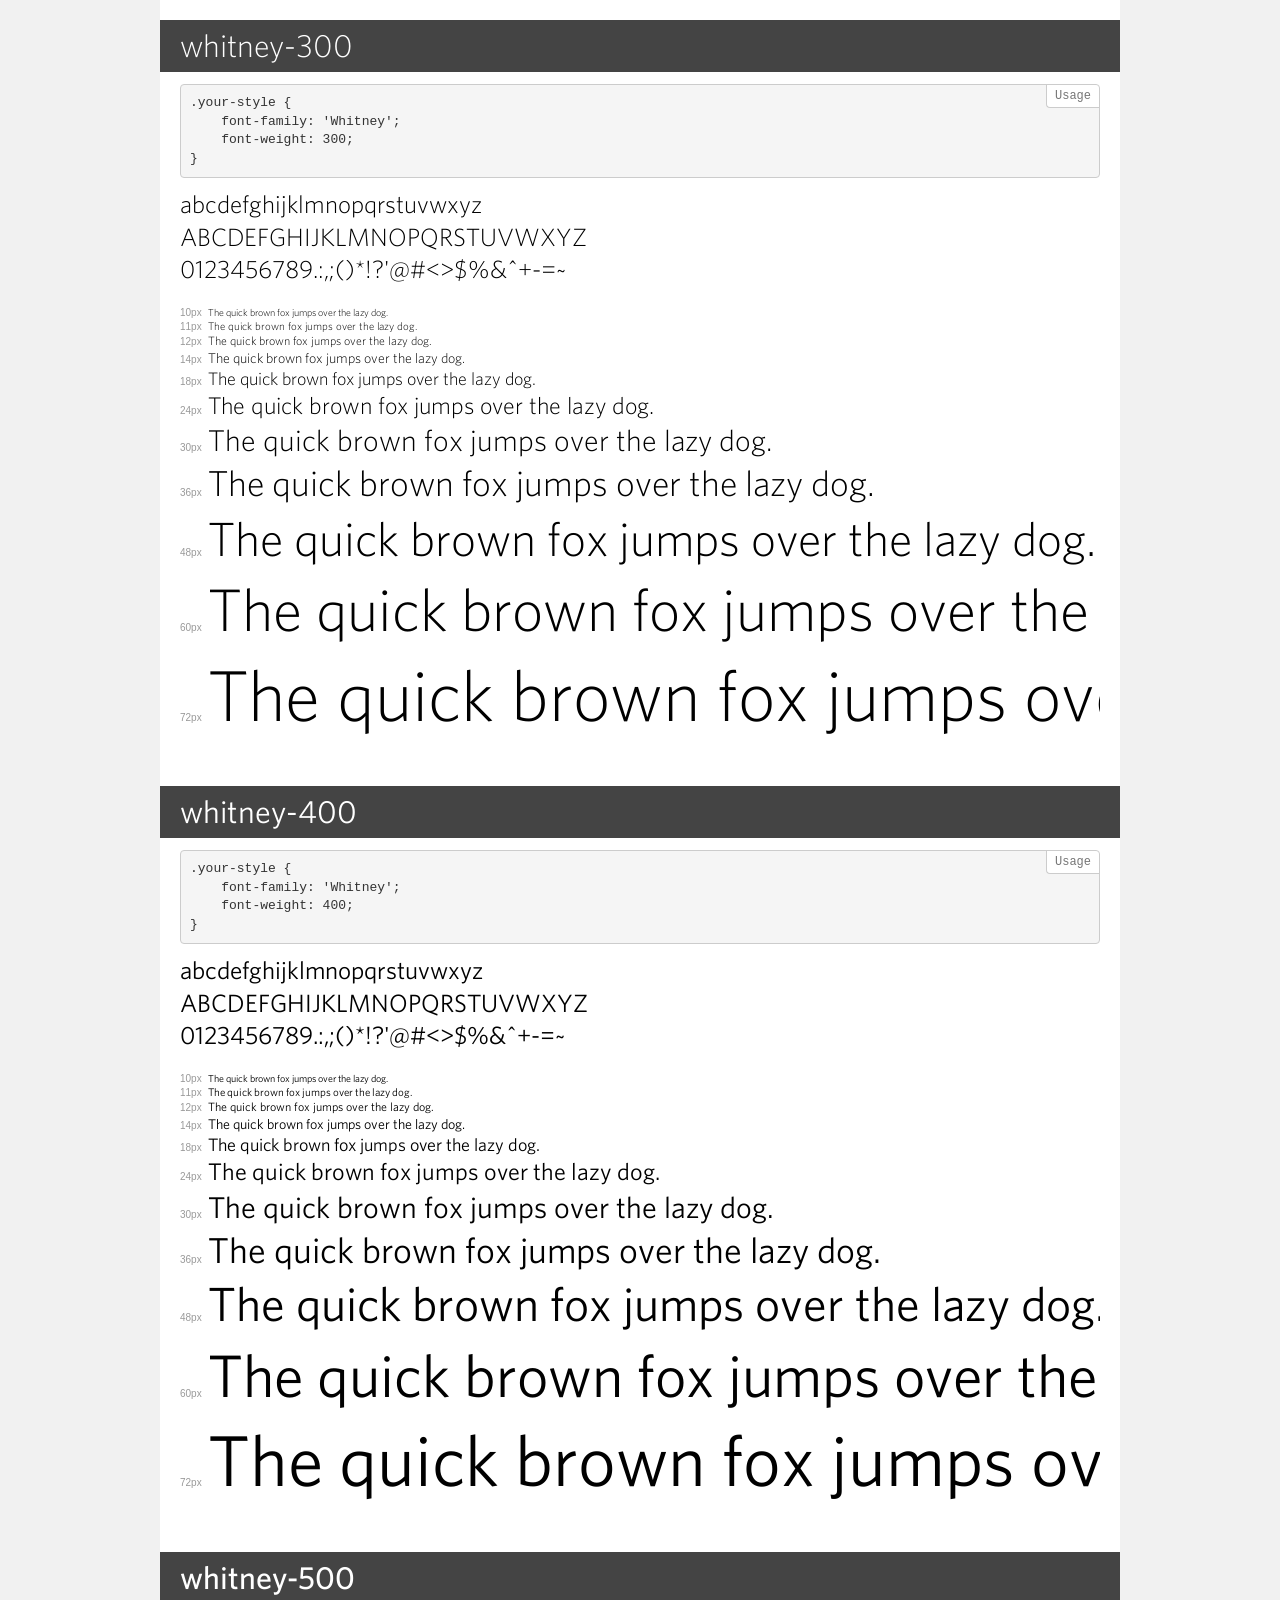
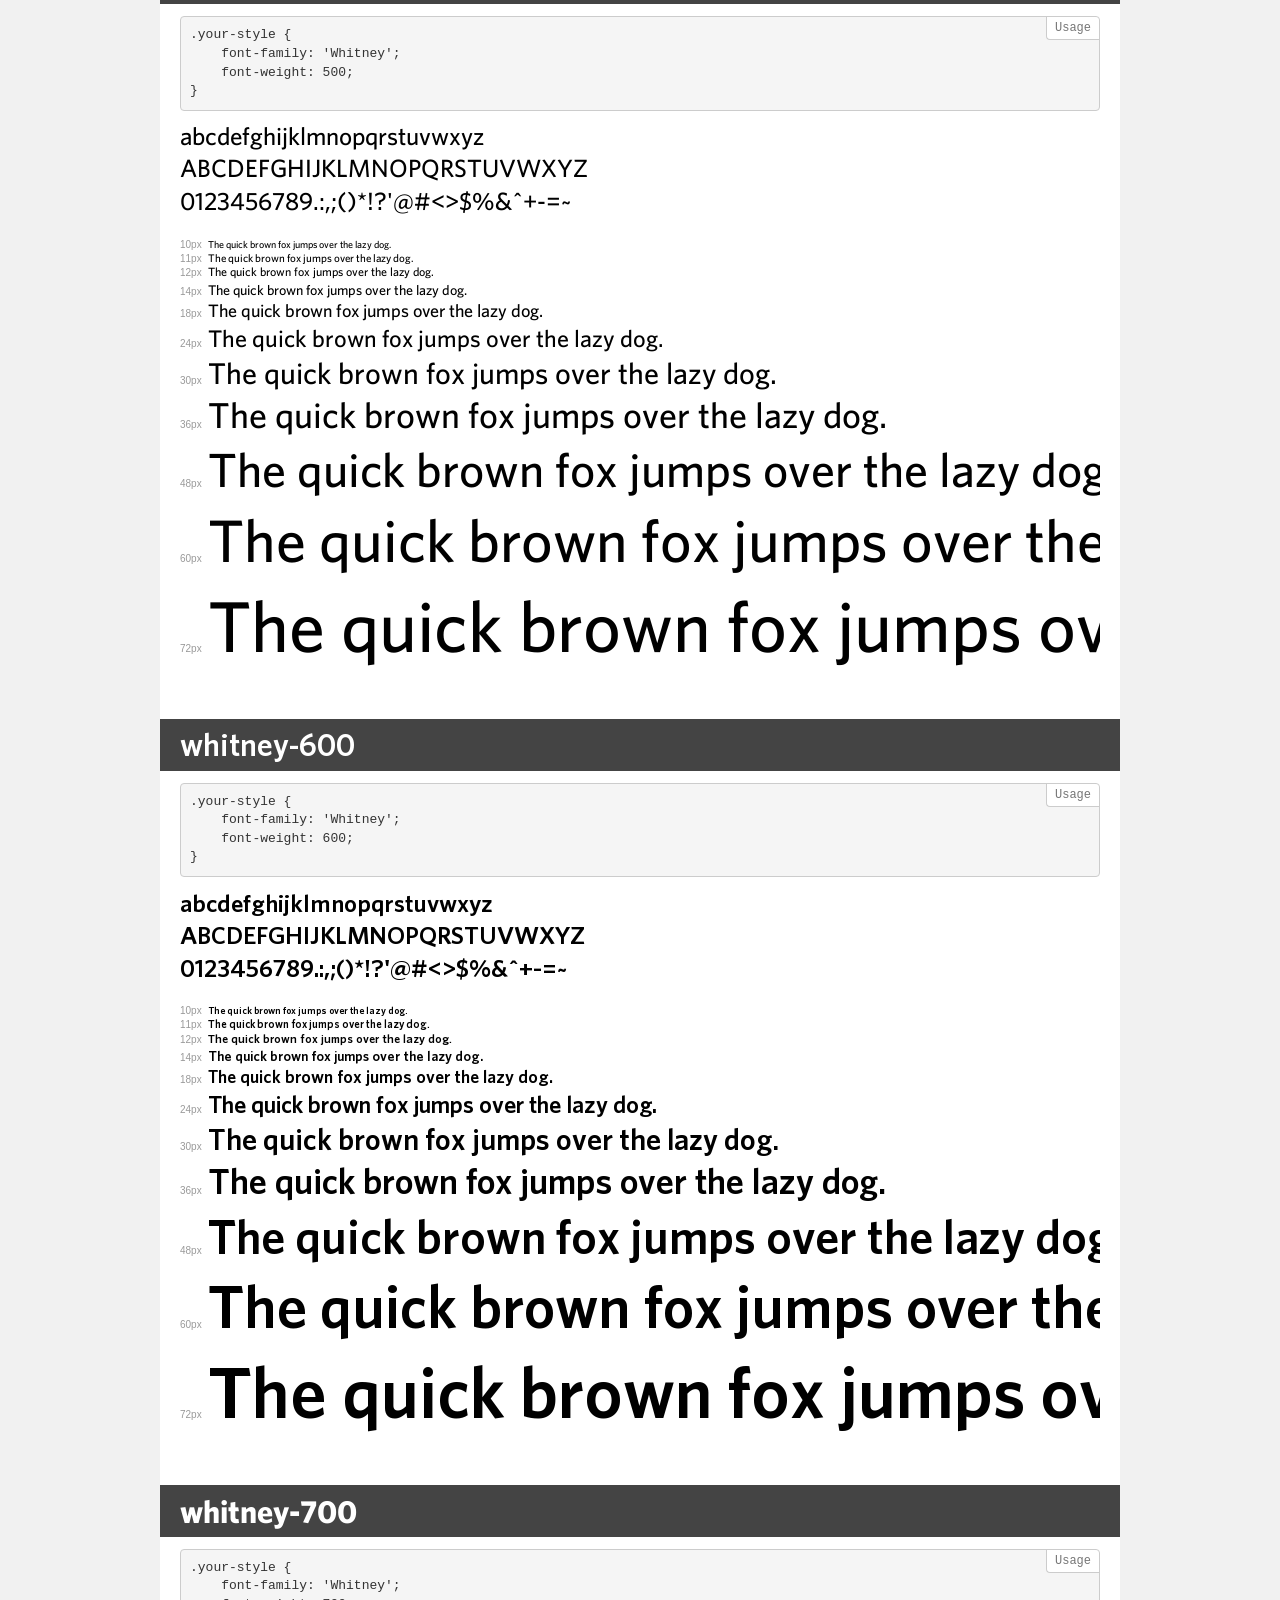
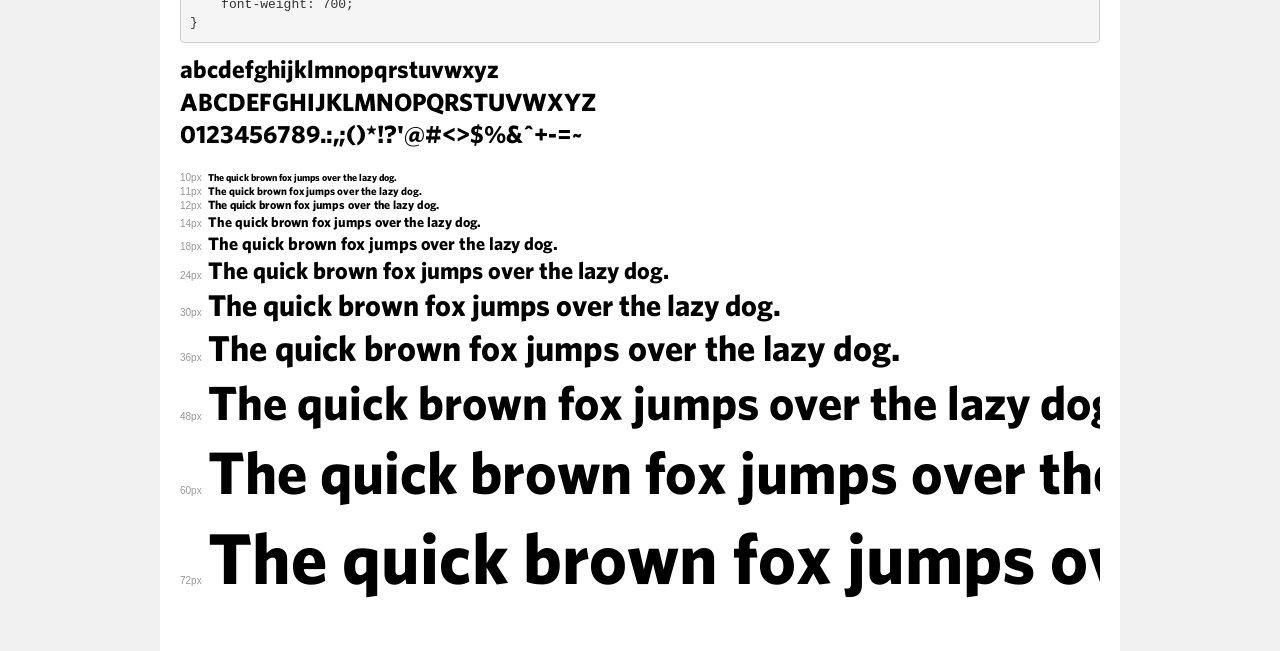
<file: index.html>
<!DOCTYPE html>
<html>
<head>
    <meta charset="utf-8">
    <meta http-equiv="X-UA-Compatible" content="IE=edge">
    <meta name="viewport" content="width=device-width, initial-scale=1">
    <meta name="robots" content="noindex, noarchive">
    <meta name="format-detection" content="telephone=no">
    <title>Transfonter demo</title>
    <link href="https://nurdism.github.io/whitney/stylesheet.css" rel="stylesheet">
    <style>
        /*
        http://meyerweb.com/eric/tools/css/reset/
        v2.0 | 20110126
        License: none (public domain)
        */
        html, body, div, span, applet, object, iframe,
        h1, h2, h3, h4, h5, h6, p, blockquote, pre,
        a, abbr, acronym, address, big, cite, code,
        del, dfn, em, img, ins, kbd, q, s, samp,
        small, strike, strong, sub, sup, tt, var,
        b, u, i, center,
        dl, dt, dd, ol, ul, li,
        fieldset, form, label, legend,
        table, caption, tbody, tfoot, thead, tr, th, td,
        article, aside, canvas, details, embed,
        figure, figcaption, footer, header, hgroup,
        menu, nav, output, ruby, section, summary,
        time, mark, audio, video {
            margin: 0;
            padding: 0;
            border: 0;
            font-size: 100%;
            font: inherit;
            vertical-align: baseline;
        }
        /* HTML5 display-role reset for older browsers */
        article, aside, details, figcaption, figure,
        footer, header, hgroup, menu, nav, section {
            display: block;
        }
        body {
            line-height: 1;
        }
        ol, ul {
            list-style: none;
        }
        blockquote, q {
            quotes: none;
        }
        blockquote:before, blockquote:after,
        q:before, q:after {
            content: '';
            content: none;
        }
        table {
            border-collapse: collapse;
            border-spacing: 0;
        }
        /* common styles */
        body {
            background: #f1f1f1;
            color: #000;
        }
        .page {
            background: #fff;
            width: 920px;
            margin: 0 auto;
            padding: 20px 20px 0 20px;
            overflow: hidden;
        }
        .font-container {
            overflow-x: auto;
            overflow-y: hidden;
            margin-bottom: 40px;
            line-height: 1.3;
            white-space: nowrap;
            padding-bottom: 5px;
        }
        h1 {
            position: relative;
            background: #444;
            font-size: 32px;
            color: #fff;
            padding: 10px 20px;
            margin: 0 -20px 12px -20px;
        }
        .letters {
            font-size: 25px;
            margin-bottom: 20px;
        }
        .s10:before {
            content: '10px';
        }
        .s11:before {
            content: '11px';
        }
        .s12:before {
            content: '12px';
        }
        .s14:before {
            content: '14px';
        }
        .s18:before {
            content: '18px';
        }
        .s24:before {
            content: '24px';
        }
        .s30:before {
            content: '30px';
        }
        .s36:before {
            content: '36px';
        }
        .s48:before {
            content: '48px';
        }
        .s60:before {
            content: '60px';
        }
        .s72:before {
            content: '72px';
        }
        .s10:before, .s11:before, .s12:before, .s14:before,
        .s18:before, .s24:before, .s30:before, .s36:before,
        .s48:before, .s60:before, .s72:before {
            font-family: Arial, sans-serif;
            font-size: 10px;
            font-weight: normal;
            font-style: normal;
            color: #999;
            padding-right: 6px;
        }
        pre {
            display: block;
            position: relative;
            padding: 9px;
            margin: 0 0 10px;
            font-family: Monaco, Menlo, Consolas, "Courier New", monospace !important;
            font-size: 13px;
            line-height: 1.428571429;
            color: #333;
            font-weight: normal !important;
            font-style: normal !important;
            background-color: #f5f5f5;
            border: 1px solid #ccc;
            overflow-x: auto;
            border-radius: 4px;
        }
        pre:after {
            display: block;
            position: absolute;
            right: 0;
            top: 0;
            content: 'Usage';
            line-height: 1;
            padding: 5px 8px;
            font-size: 12px;
            color: #767676;
            background-color: #fff;
            border: 1px solid #ccc;
            border-right: none;
            border-top: none;
            border-radius: 0 4px 0 4px;
            z-index: 10;
        }
        /* responsive */
        @media (max-width: 959px) {
            .page {
                width: auto;
                margin: 0;
            }
        }
    </style>
</head>
<body>
<div class="page">
    <div class="demo" style="font-family: 'Whitney'; font-weight: 300;">
        <h1>whitney-300</h1>
        <pre>.your-style {
    font-family: 'Whitney';
    font-weight: 300;
}</pre>
        <div class="font-container">
            <p class="letters">
                abcdefghijklmnopqrstuvwxyz<br>
ABCDEFGHIJKLMNOPQRSTUVWXYZ<br>
                0123456789.:,;()*!?'@#<>$%&^+-=~
            </p>
            <p class="s10" style="font-size: 10px;">The quick brown fox jumps over the lazy dog.</p>
            <p class="s11" style="font-size: 11px;">The quick brown fox jumps over the lazy dog.</p>
            <p class="s12" style="font-size: 12px;">The quick brown fox jumps over the lazy dog.</p>
            <p class="s14" style="font-size: 14px;">The quick brown fox jumps over the lazy dog.</p>
            <p class="s18" style="font-size: 18px;">The quick brown fox jumps over the lazy dog.</p>
            <p class="s24" style="font-size: 24px;">The quick brown fox jumps over the lazy dog.</p>
            <p class="s30" style="font-size: 30px;">The quick brown fox jumps over the lazy dog.</p>
            <p class="s36" style="font-size: 36px;">The quick brown fox jumps over the lazy dog.</p>
            <p class="s48" style="font-size: 48px;">The quick brown fox jumps over the lazy dog.</p>
            <p class="s60" style="font-size: 60px;">The quick brown fox jumps over the lazy dog.</p>
            <p class="s72" style="font-size: 72px;">The quick brown fox jumps over the lazy dog.</p>
        </div>
    </div>
    <div class="demo" style="font-family: 'Whitney'; font-weight: 400;">
        <h1>whitney-400</h1>
        <pre>.your-style {
    font-family: 'Whitney';
    font-weight: 400;
}</pre>
        <div class="font-container">
            <p class="letters">
                abcdefghijklmnopqrstuvwxyz<br>
ABCDEFGHIJKLMNOPQRSTUVWXYZ<br>
                0123456789.:,;()*!?'@#<>$%&^+-=~
            </p>
            <p class="s10" style="font-size: 10px;">The quick brown fox jumps over the lazy dog.</p>
            <p class="s11" style="font-size: 11px;">The quick brown fox jumps over the lazy dog.</p>
            <p class="s12" style="font-size: 12px;">The quick brown fox jumps over the lazy dog.</p>
            <p class="s14" style="font-size: 14px;">The quick brown fox jumps over the lazy dog.</p>
            <p class="s18" style="font-size: 18px;">The quick brown fox jumps over the lazy dog.</p>
            <p class="s24" style="font-size: 24px;">The quick brown fox jumps over the lazy dog.</p>
            <p class="s30" style="font-size: 30px;">The quick brown fox jumps over the lazy dog.</p>
            <p class="s36" style="font-size: 36px;">The quick brown fox jumps over the lazy dog.</p>
            <p class="s48" style="font-size: 48px;">The quick brown fox jumps over the lazy dog.</p>
            <p class="s60" style="font-size: 60px;">The quick brown fox jumps over the lazy dog.</p>
            <p class="s72" style="font-size: 72px;">The quick brown fox jumps over the lazy dog.</p>
        </div>
    </div>
    <div class="demo" style="font-family: 'Whitney'; font-weight: 500;">
        <h1>whitney-500</h1>
        <pre>.your-style {
    font-family: 'Whitney';
    font-weight: 500;
}</pre>
        <div class="font-container">
            <p class="letters">
                abcdefghijklmnopqrstuvwxyz<br>
ABCDEFGHIJKLMNOPQRSTUVWXYZ<br>
                0123456789.:,;()*!?'@#<>$%&^+-=~
            </p>
            <p class="s10" style="font-size: 10px;">The quick brown fox jumps over the lazy dog.</p>
            <p class="s11" style="font-size: 11px;">The quick brown fox jumps over the lazy dog.</p>
            <p class="s12" style="font-size: 12px;">The quick brown fox jumps over the lazy dog.</p>
            <p class="s14" style="font-size: 14px;">The quick brown fox jumps over the lazy dog.</p>
            <p class="s18" style="font-size: 18px;">The quick brown fox jumps over the lazy dog.</p>
            <p class="s24" style="font-size: 24px;">The quick brown fox jumps over the lazy dog.</p>
            <p class="s30" style="font-size: 30px;">The quick brown fox jumps over the lazy dog.</p>
            <p class="s36" style="font-size: 36px;">The quick brown fox jumps over the lazy dog.</p>
            <p class="s48" style="font-size: 48px;">The quick brown fox jumps over the lazy dog.</p>
            <p class="s60" style="font-size: 60px;">The quick brown fox jumps over the lazy dog.</p>
            <p class="s72" style="font-size: 72px;">The quick brown fox jumps over the lazy dog.</p>
        </div>
    </div>
    <div class="demo" style="font-family: 'Whitney'; font-weight: 600;">
        <h1>whitney-600</h1>
        <pre>.your-style {
    font-family: 'Whitney';
    font-weight: 600;
}</pre>
        <div class="font-container">
            <p class="letters">
                abcdefghijklmnopqrstuvwxyz<br>
ABCDEFGHIJKLMNOPQRSTUVWXYZ<br>
                0123456789.:,;()*!?'@#<>$%&^+-=~
            </p>
            <p class="s10" style="font-size: 10px;">The quick brown fox jumps over the lazy dog.</p>
            <p class="s11" style="font-size: 11px;">The quick brown fox jumps over the lazy dog.</p>
            <p class="s12" style="font-size: 12px;">The quick brown fox jumps over the lazy dog.</p>
            <p class="s14" style="font-size: 14px;">The quick brown fox jumps over the lazy dog.</p>
            <p class="s18" style="font-size: 18px;">The quick brown fox jumps over the lazy dog.</p>
            <p class="s24" style="font-size: 24px;">The quick brown fox jumps over the lazy dog.</p>
            <p class="s30" style="font-size: 30px;">The quick brown fox jumps over the lazy dog.</p>
            <p class="s36" style="font-size: 36px;">The quick brown fox jumps over the lazy dog.</p>
            <p class="s48" style="font-size: 48px;">The quick brown fox jumps over the lazy dog.</p>
            <p class="s60" style="font-size: 60px;">The quick brown fox jumps over the lazy dog.</p>
            <p class="s72" style="font-size: 72px;">The quick brown fox jumps over the lazy dog.</p>
        </div>
    </div>
    <div class="demo" style="font-family: 'Whitney'; font-weight: 700; ">
        <h1>whitney-700</h1>
        <pre>.your-style {
    font-family: 'Whitney';
    font-weight: 700;
}</pre>
        <div class="font-container">
            <p class="letters">
                abcdefghijklmnopqrstuvwxyz<br>
ABCDEFGHIJKLMNOPQRSTUVWXYZ<br>
                0123456789.:,;()*!?'@#<>$%&^+-=~
            </p>
            <p class="s10" style="font-size: 10px;">The quick brown fox jumps over the lazy dog.</p>
            <p class="s11" style="font-size: 11px;">The quick brown fox jumps over the lazy dog.</p>
            <p class="s12" style="font-size: 12px;">The quick brown fox jumps over the lazy dog.</p>
            <p class="s14" style="font-size: 14px;">The quick brown fox jumps over the lazy dog.</p>
            <p class="s18" style="font-size: 18px;">The quick brown fox jumps over the lazy dog.</p>
            <p class="s24" style="font-size: 24px;">The quick brown fox jumps over the lazy dog.</p>
            <p class="s30" style="font-size: 30px;">The quick brown fox jumps over the lazy dog.</p>
            <p class="s36" style="font-size: 36px;">The quick brown fox jumps over the lazy dog.</p>
            <p class="s48" style="font-size: 48px;">The quick brown fox jumps over the lazy dog.</p>
            <p class="s60" style="font-size: 60px;">The quick brown fox jumps over the lazy dog.</p>
            <p class="s72" style="font-size: 72px;">The quick brown fox jumps over the lazy dog.</p>
        </div>
    </div>
</div>
</body>
</html>
</file>
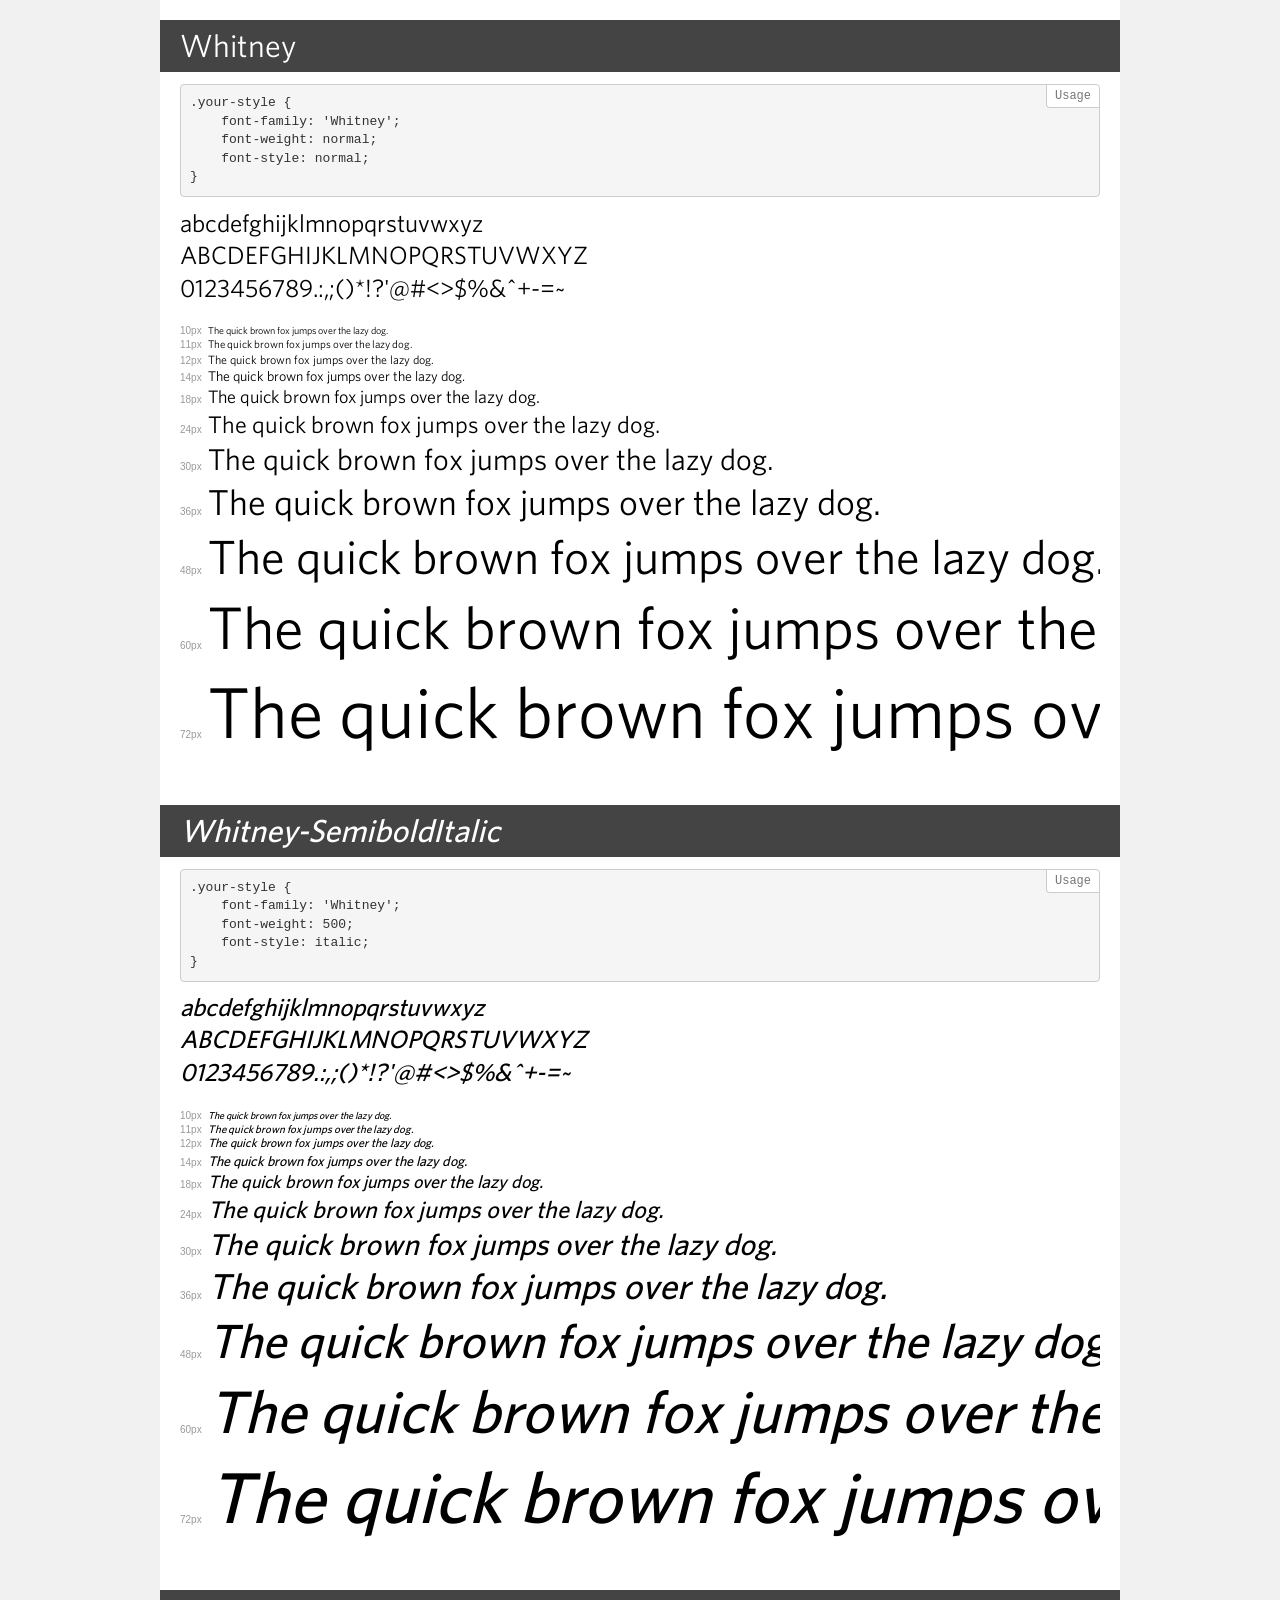
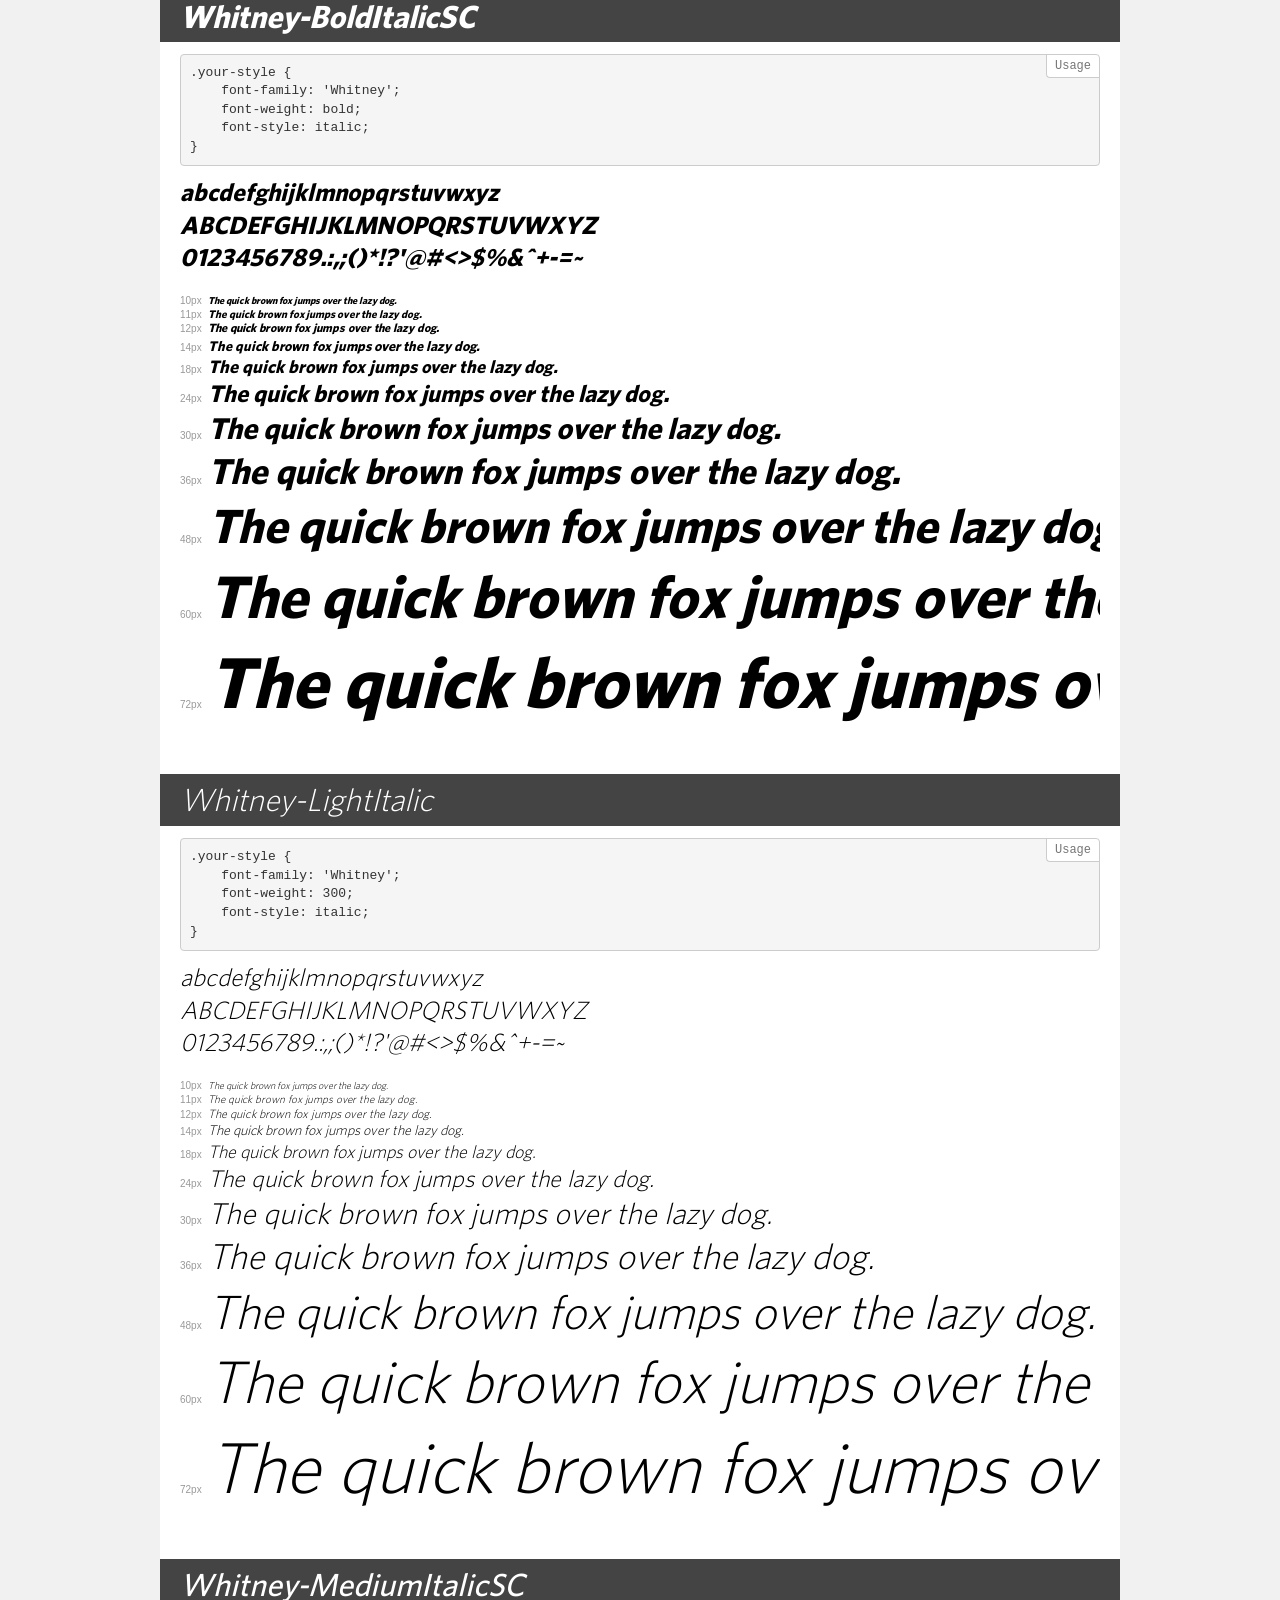
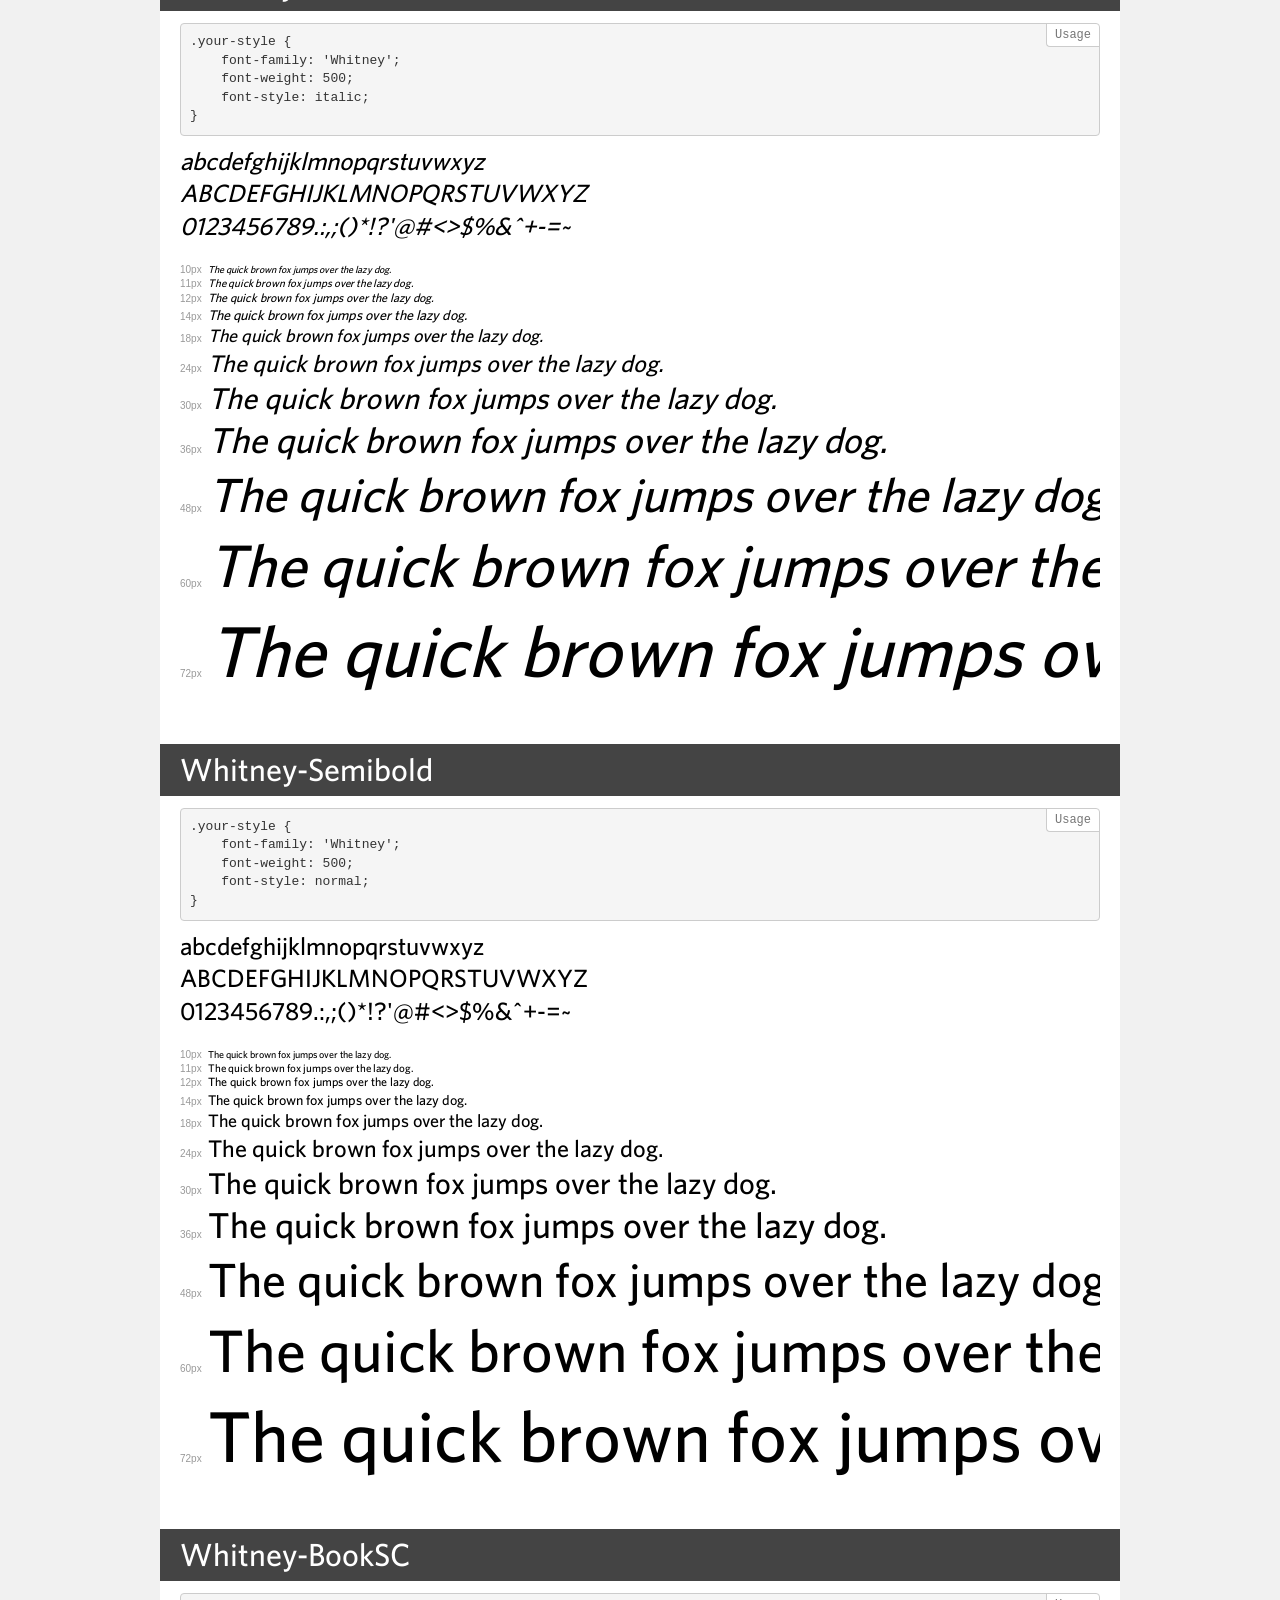
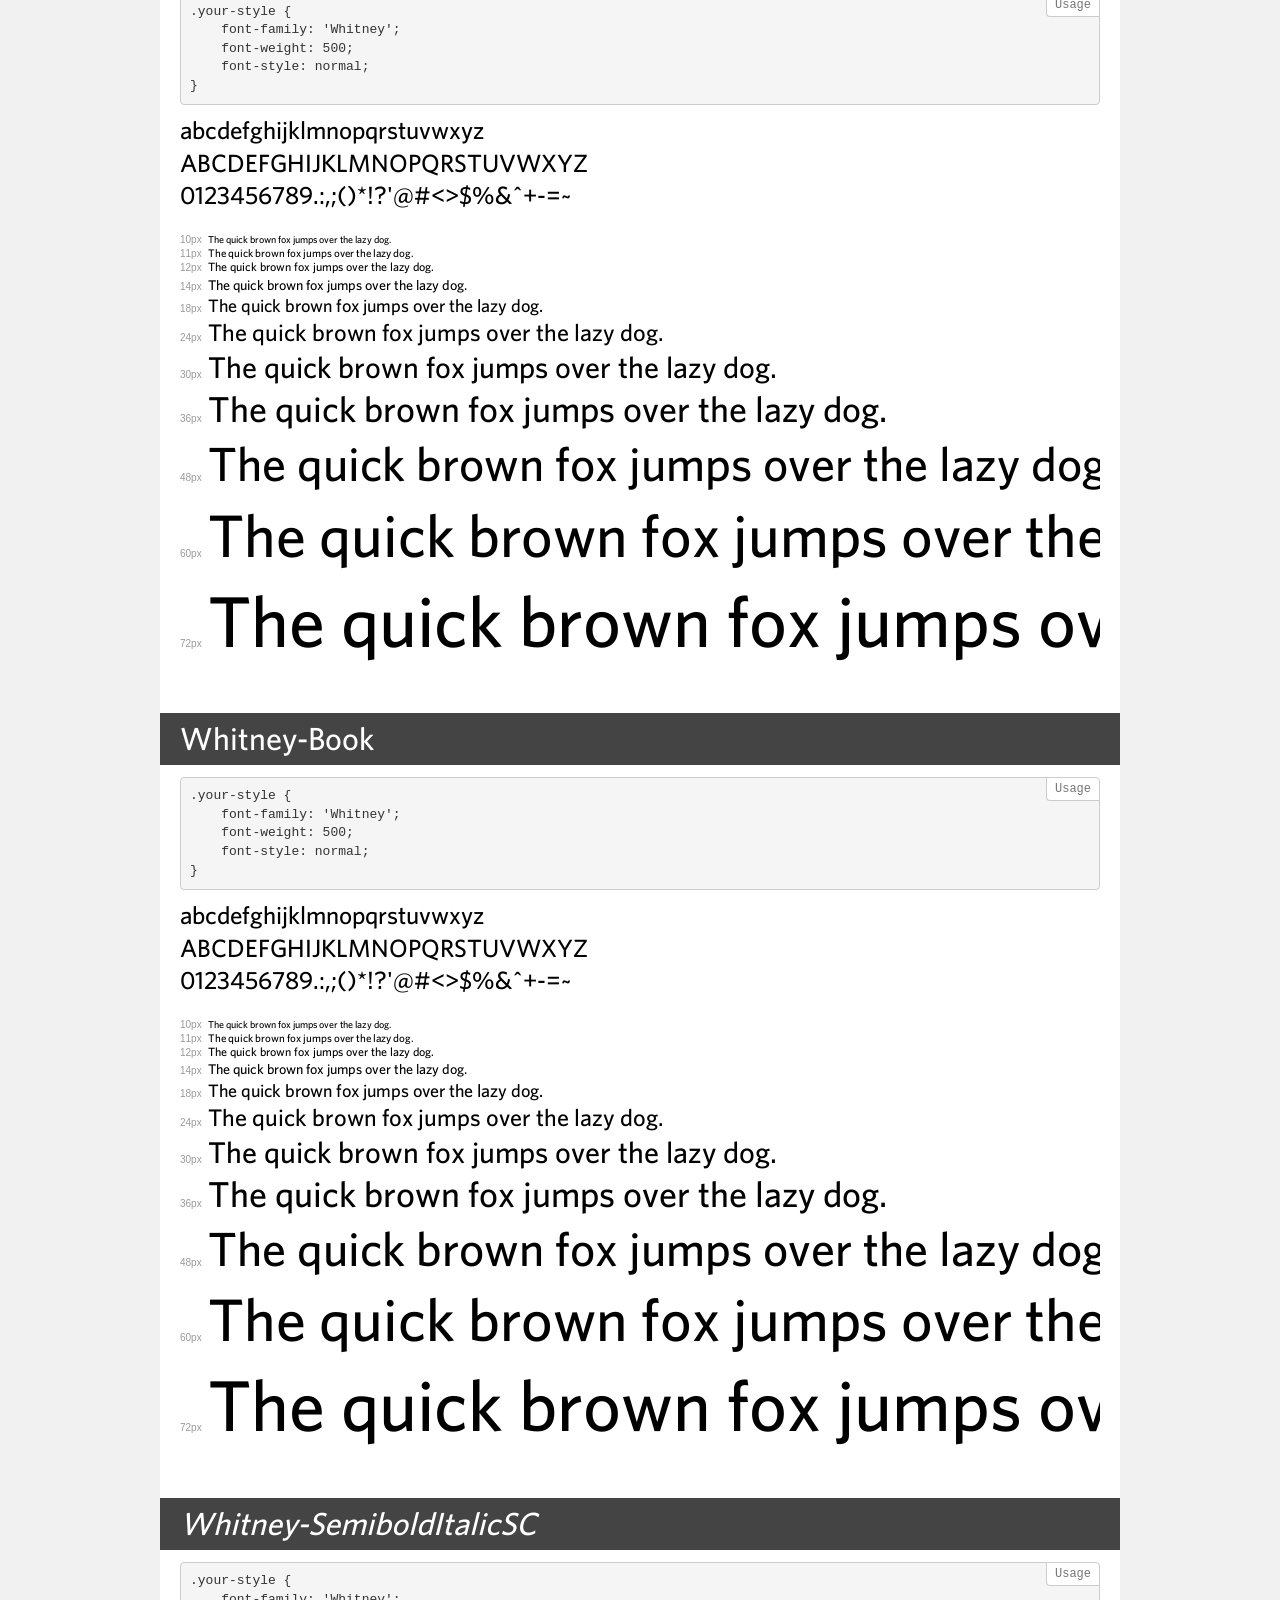
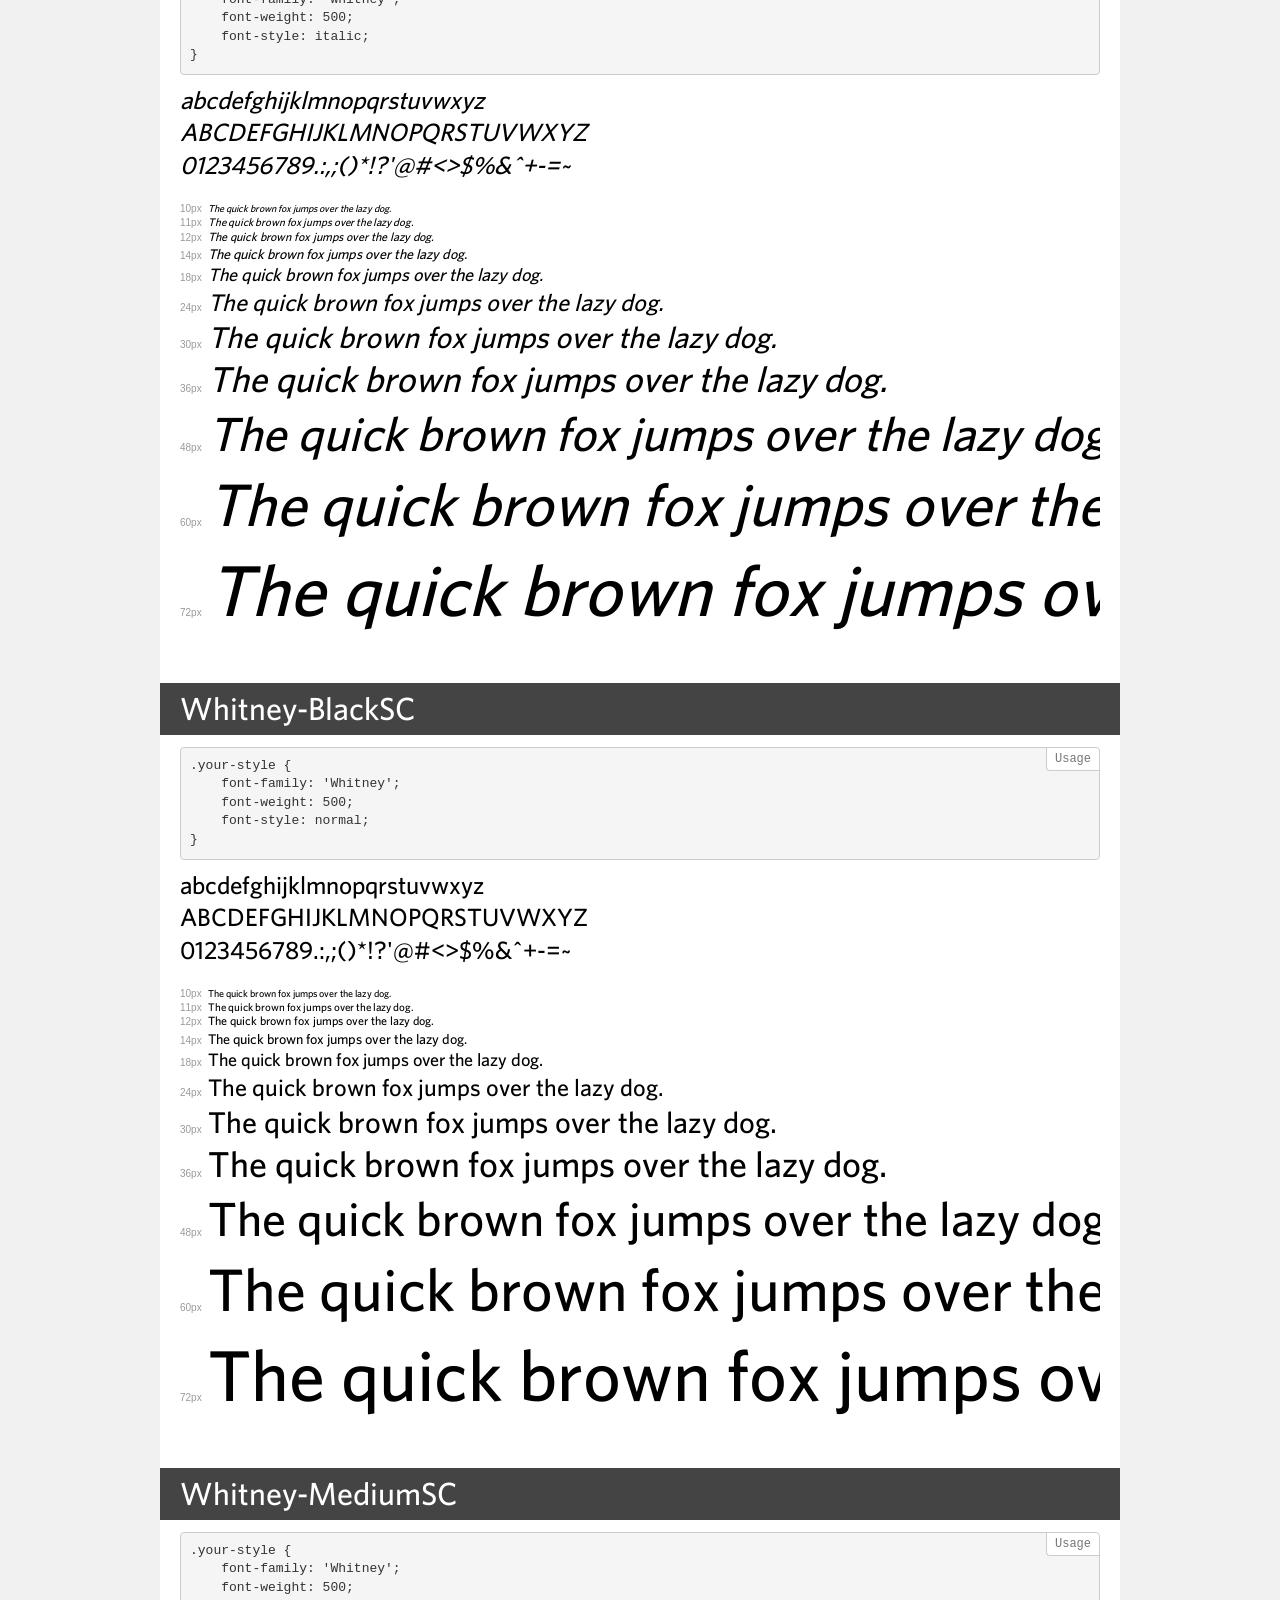
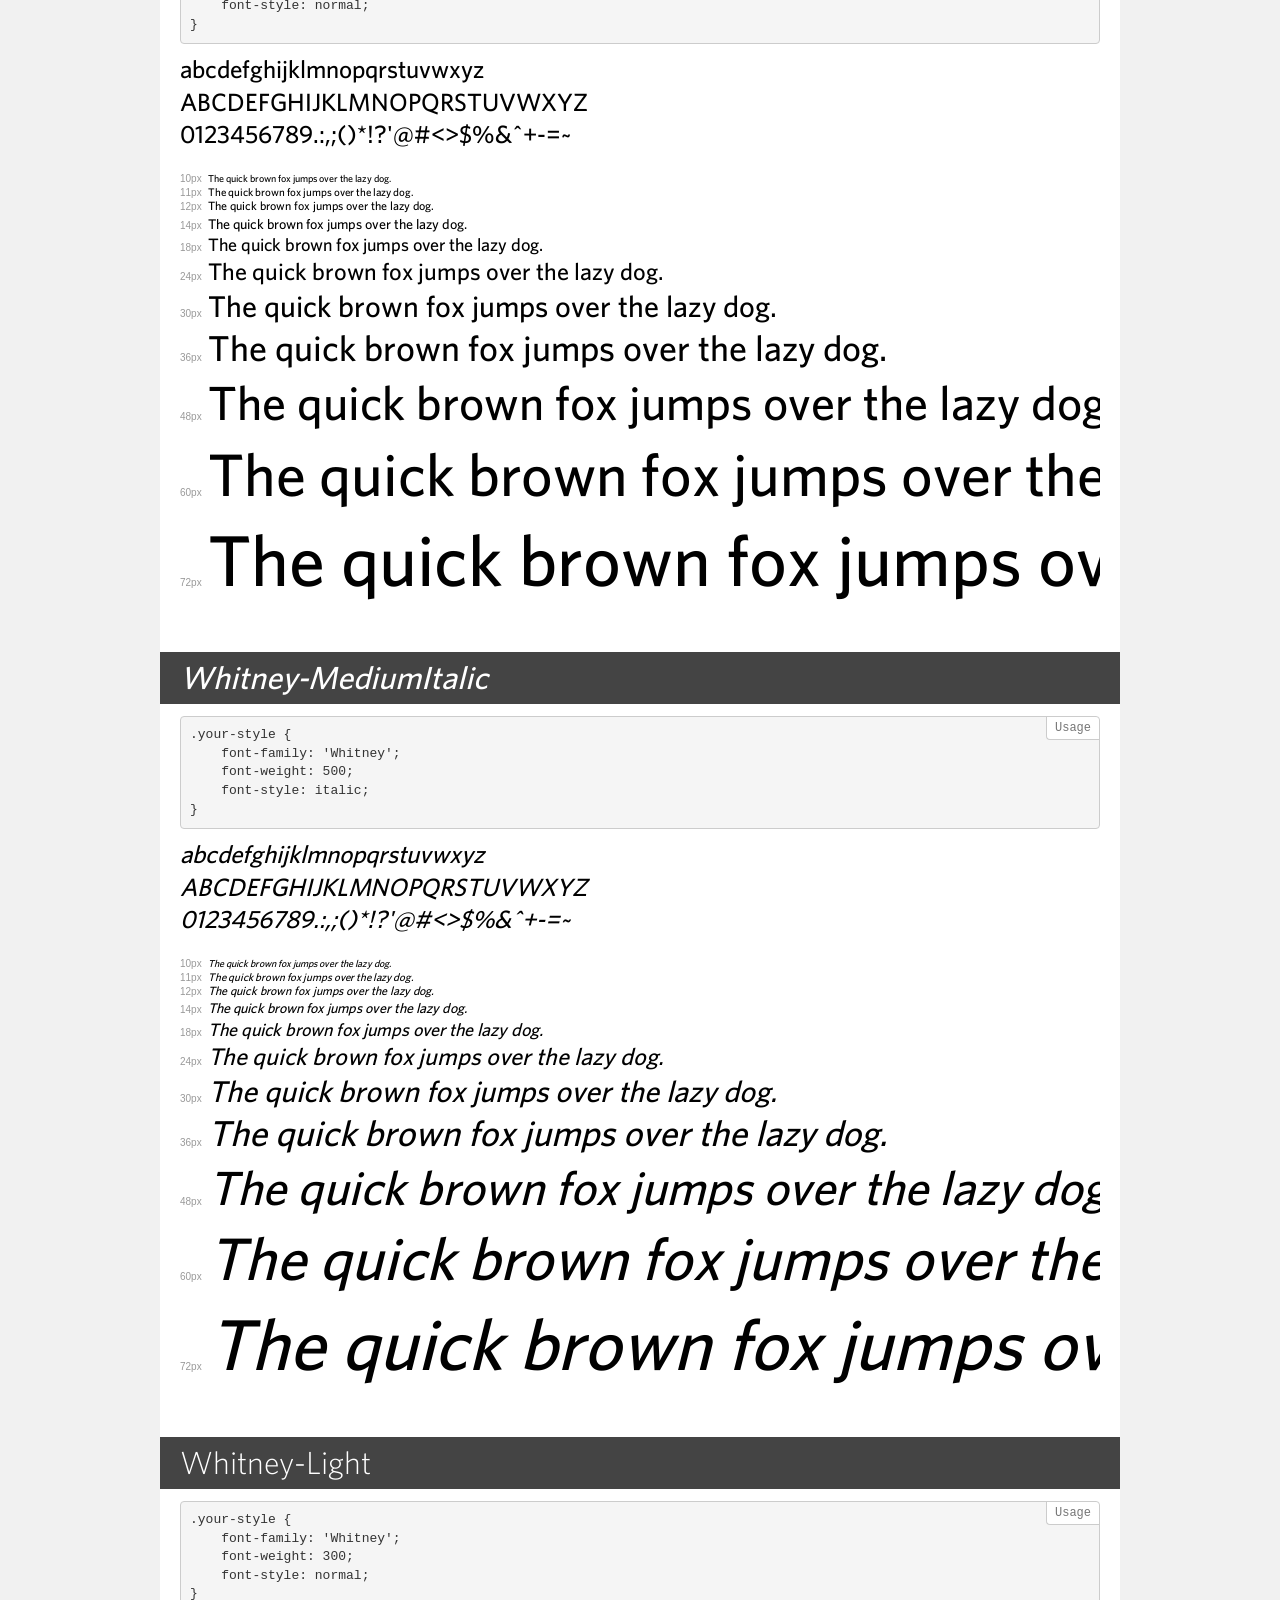
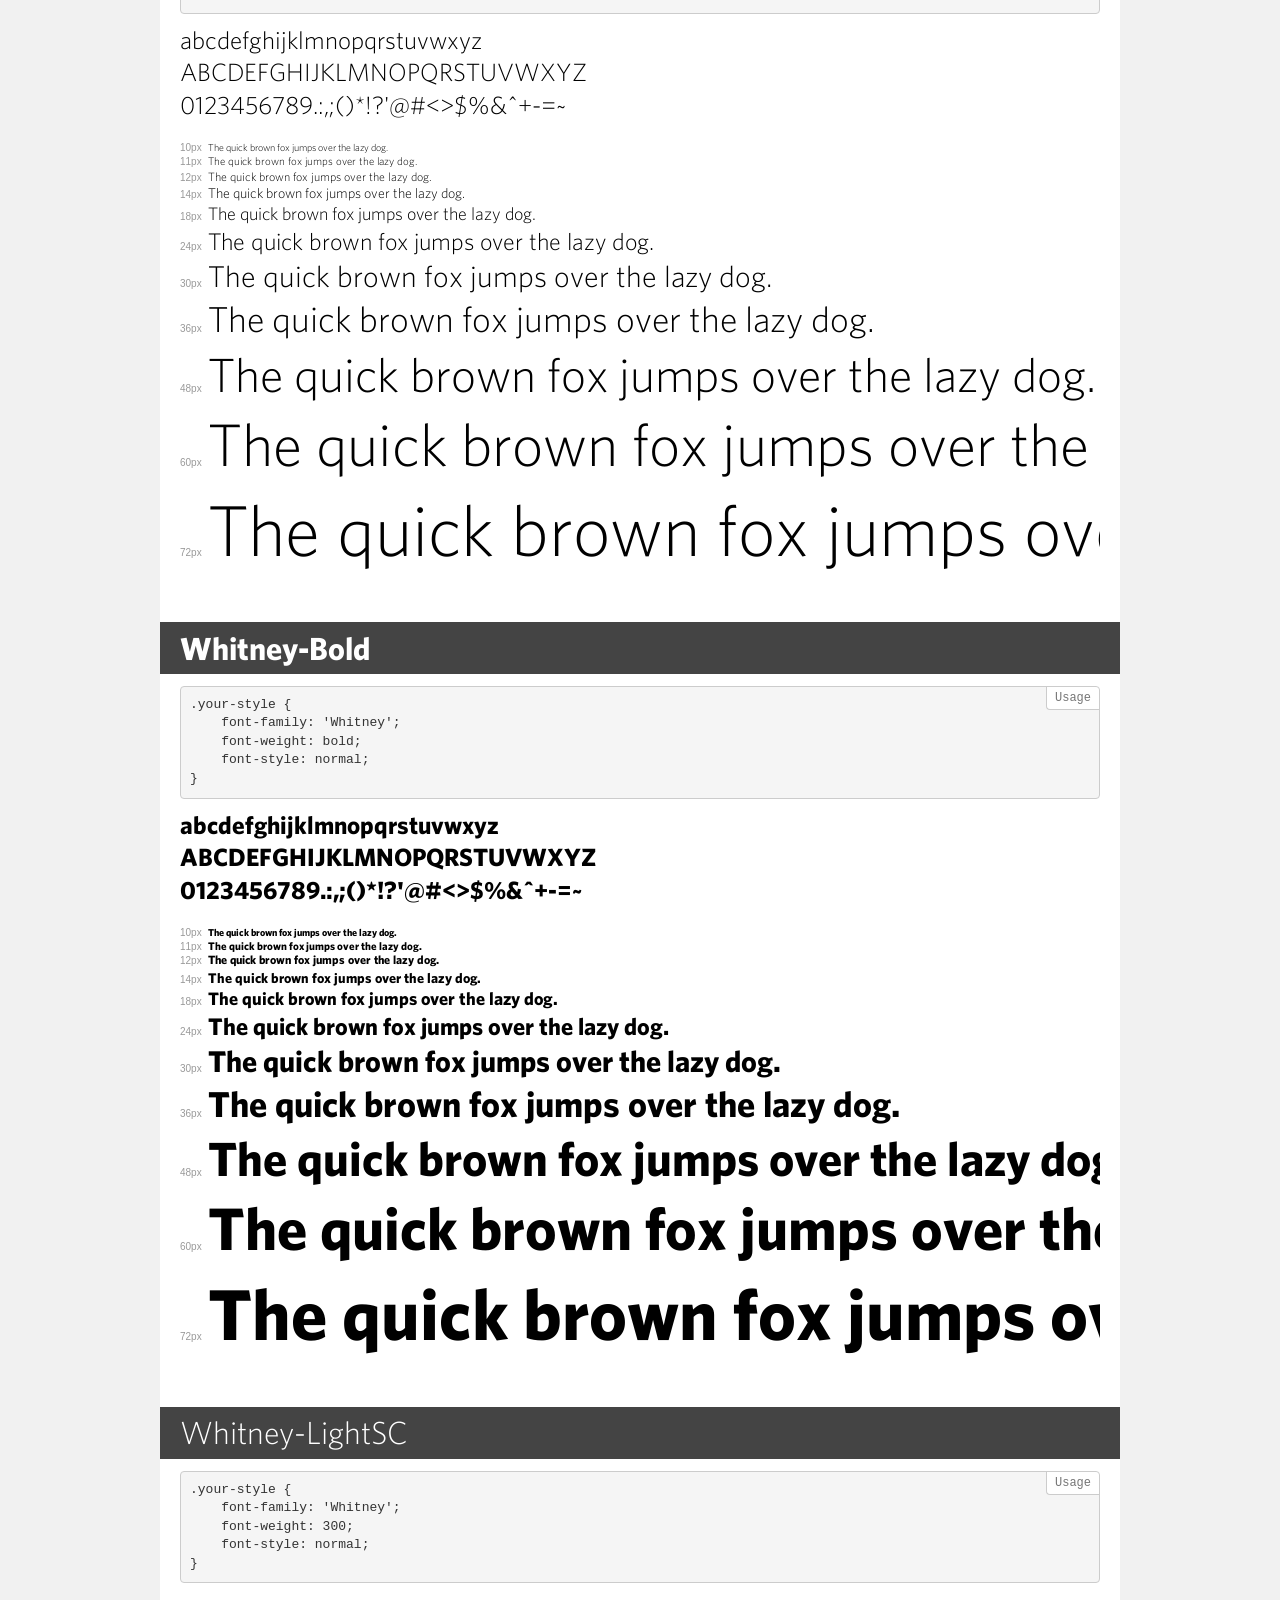
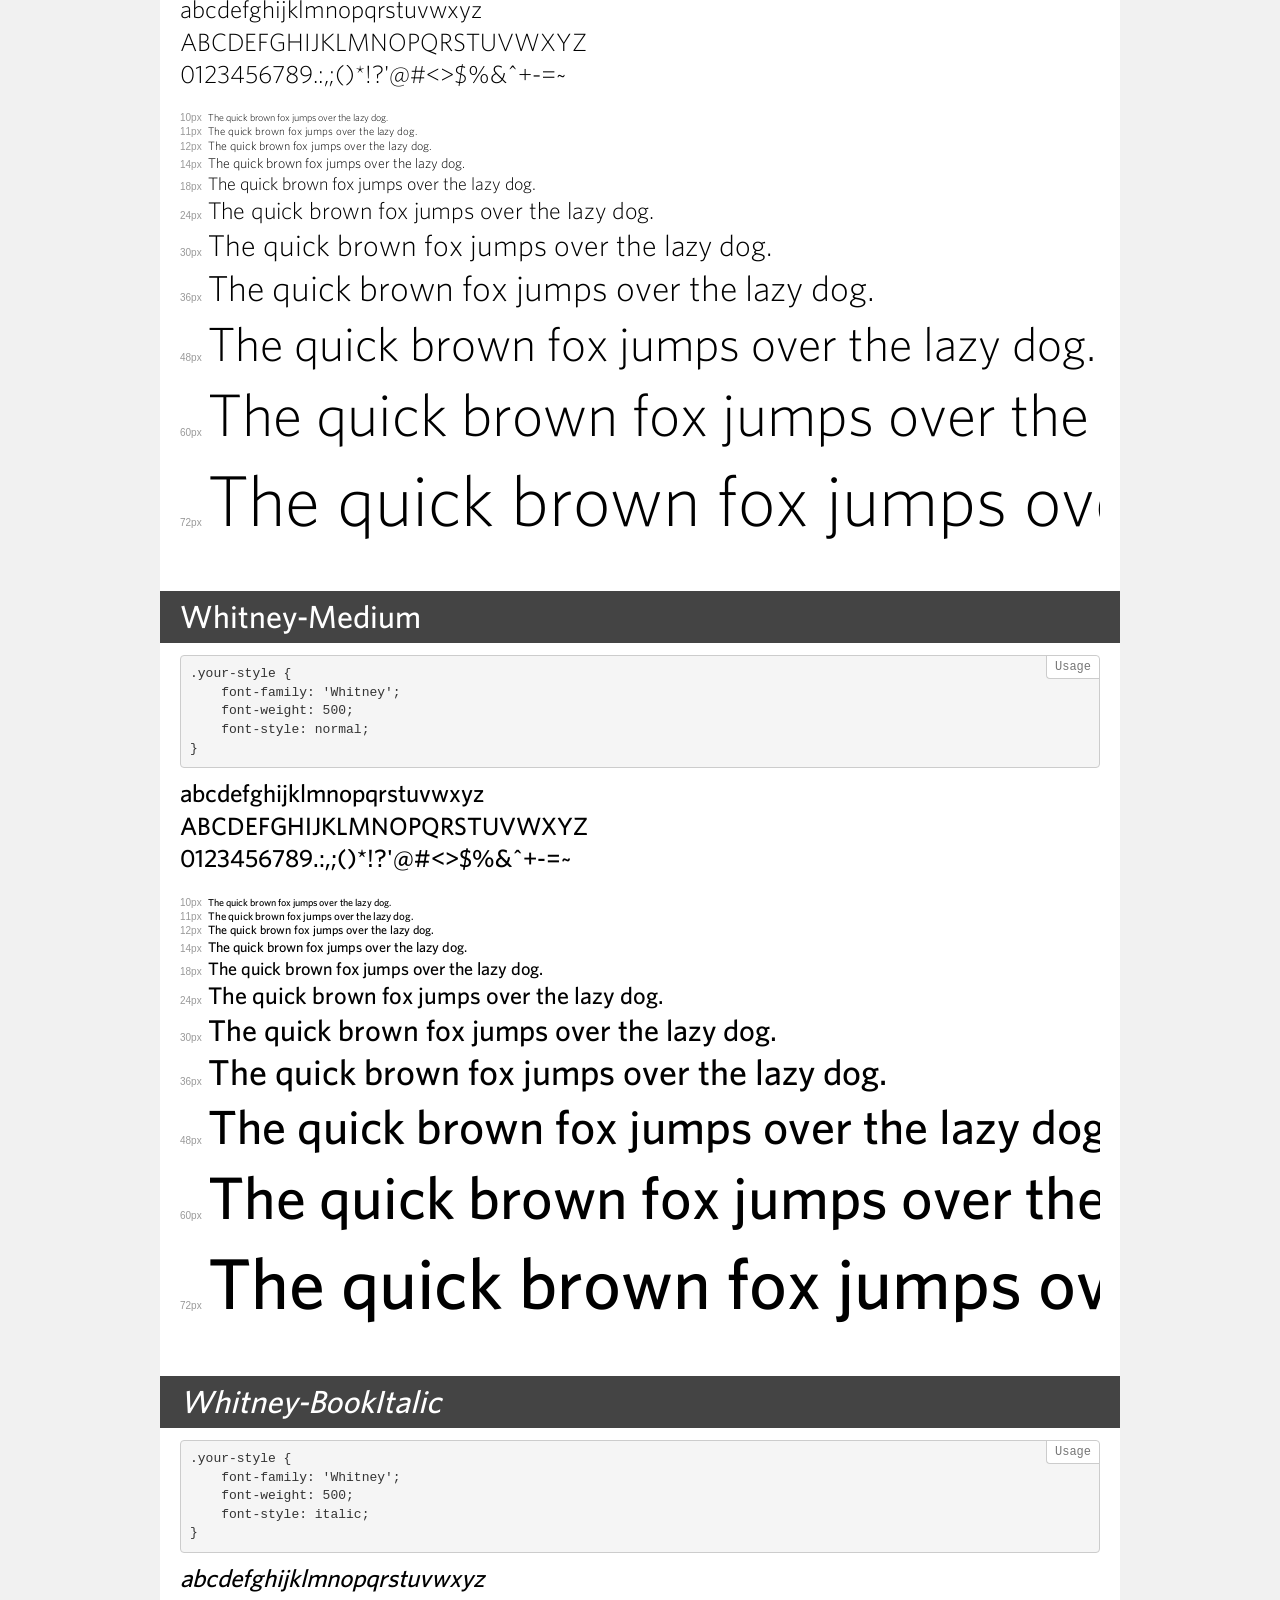
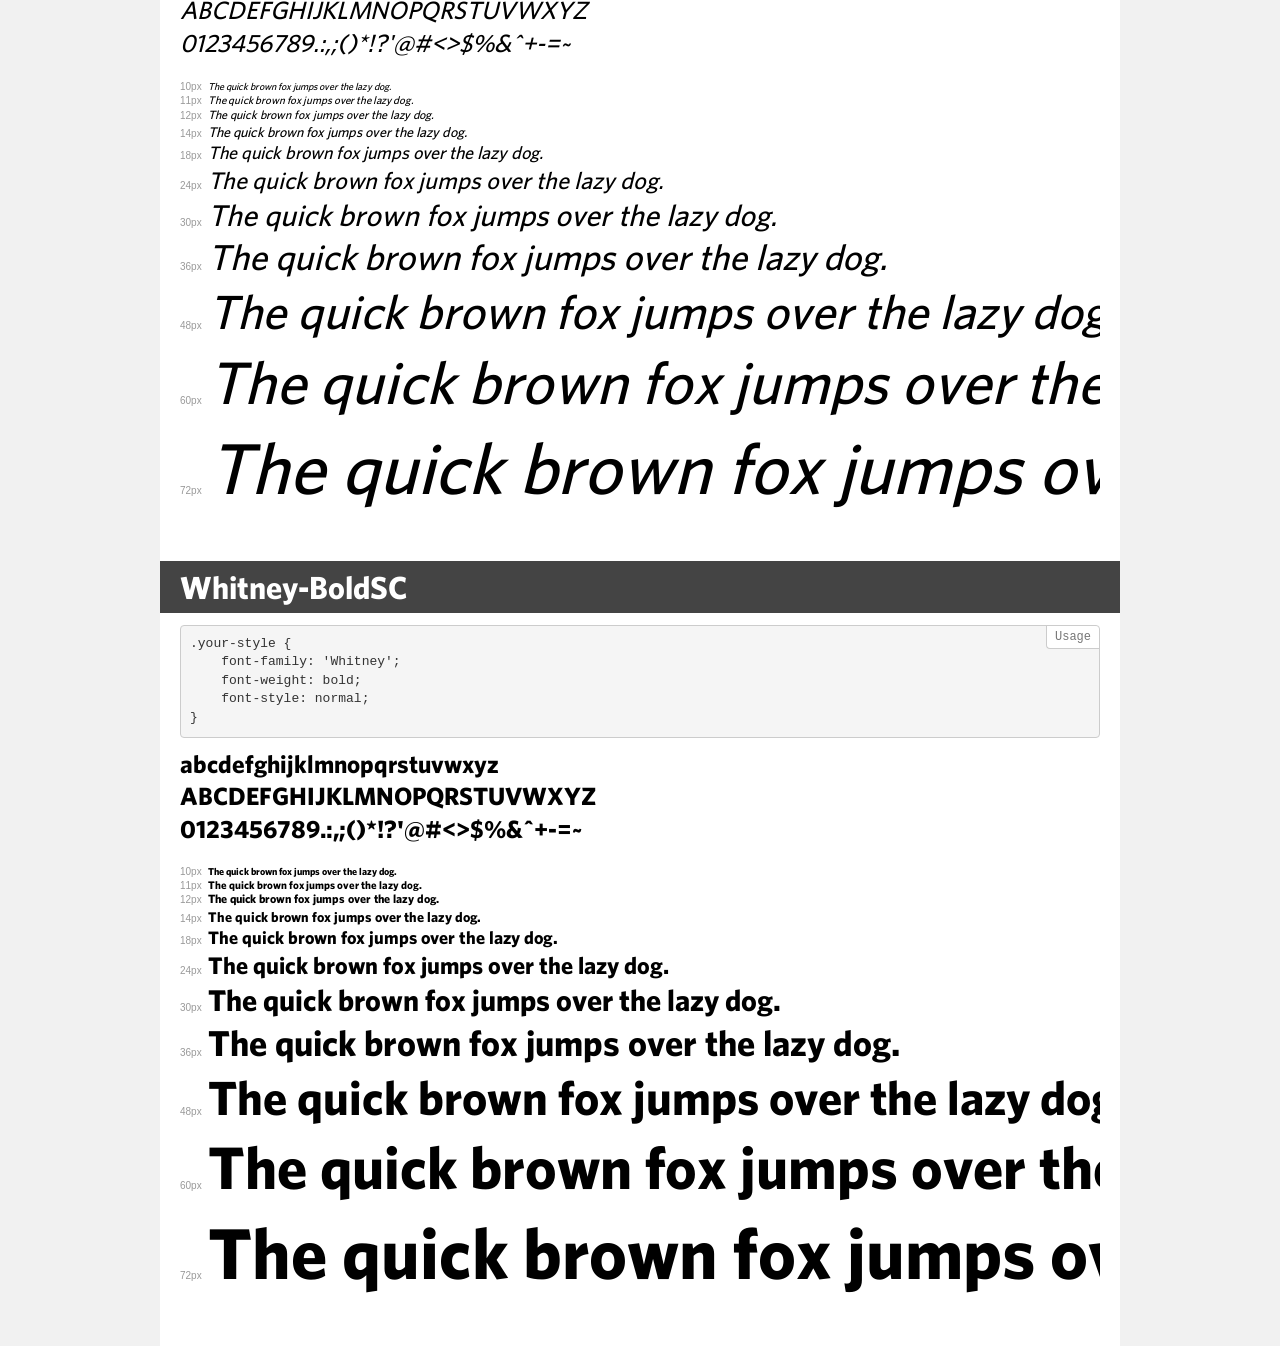
<file: demo.html>
<!DOCTYPE html>
<html>
<head>
    <meta charset="utf-8">
    <meta http-equiv="X-UA-Compatible" content="IE=edge">
    <meta name="viewport" content="width=device-width, initial-scale=1">
    <meta name="robots" content="noindex, noarchive">
    <meta name="format-detection" content="telephone=no">
    <title>Transfonter demo</title>
    <link href="stylesheet.css" rel="stylesheet">
    <style>
        /*
        http://meyerweb.com/eric/tools/css/reset/
        v2.0 | 20110126
        License: none (public domain)
        */
        html, body, div, span, applet, object, iframe,
        h1, h2, h3, h4, h5, h6, p, blockquote, pre,
        a, abbr, acronym, address, big, cite, code,
        del, dfn, em, img, ins, kbd, q, s, samp,
        small, strike, strong, sub, sup, tt, var,
        b, u, i, center,
        dl, dt, dd, ol, ul, li,
        fieldset, form, label, legend,
        table, caption, tbody, tfoot, thead, tr, th, td,
        article, aside, canvas, details, embed,
        figure, figcaption, footer, header, hgroup,
        menu, nav, output, ruby, section, summary,
        time, mark, audio, video {
            margin: 0;
            padding: 0;
            border: 0;
            font-size: 100%;
            font: inherit;
            vertical-align: baseline;
        }
        /* HTML5 display-role reset for older browsers */
        article, aside, details, figcaption, figure,
        footer, header, hgroup, menu, nav, section {
            display: block;
        }
        body {
            line-height: 1;
        }
        ol, ul {
            list-style: none;
        }
        blockquote, q {
            quotes: none;
        }
        blockquote:before, blockquote:after,
        q:before, q:after {
            content: '';
            content: none;
        }
        table {
            border-collapse: collapse;
            border-spacing: 0;
        }
        /* common styles */
        body {
            background: #f1f1f1;
            color: #000;
        }
        .page {
            background: #fff;
            width: 920px;
            margin: 0 auto;
            padding: 20px 20px 0 20px;
            overflow: hidden;
        }
        .font-container {
            overflow-x: auto;
            overflow-y: hidden;
            margin-bottom: 40px;
            line-height: 1.3;
            white-space: nowrap;
            padding-bottom: 5px;
        }
        h1 {
            position: relative;
            background: #444;
            font-size: 32px;
            color: #fff;
            padding: 10px 20px;
            margin: 0 -20px 12px -20px;
        }
        .letters {
            font-size: 25px;
            margin-bottom: 20px;
        }
        .s10:before {
            content: '10px';
        }
        .s11:before {
            content: '11px';
        }
        .s12:before {
            content: '12px';
        }
        .s14:before {
            content: '14px';
        }
        .s18:before {
            content: '18px';
        }
        .s24:before {
            content: '24px';
        }
        .s30:before {
            content: '30px';
        }
        .s36:before {
            content: '36px';
        }
        .s48:before {
            content: '48px';
        }
        .s60:before {
            content: '60px';
        }
        .s72:before {
            content: '72px';
        }
        .s10:before, .s11:before, .s12:before, .s14:before,
        .s18:before, .s24:before, .s30:before, .s36:before,
        .s48:before, .s60:before, .s72:before {
            font-family: Arial, sans-serif;
            font-size: 10px;
            font-weight: normal;
            font-style: normal;
            color: #999;
            padding-right: 6px;
        }
        pre {
            display: block;
            position: relative;
            padding: 9px;
            margin: 0 0 10px;
            font-family: Monaco, Menlo, Consolas, "Courier New", monospace !important;
            font-size: 13px;
            line-height: 1.428571429;
            color: #333;
            font-weight: normal !important;
            font-style: normal !important;
            background-color: #f5f5f5;
            border: 1px solid #ccc;
            overflow-x: auto;
            border-radius: 4px;
        }
        pre:after {
            display: block;
            position: absolute;
            right: 0;
            top: 0;
            content: 'Usage';
            line-height: 1;
            padding: 5px 8px;
            font-size: 12px;
            color: #767676;
            background-color: #fff;
            border: 1px solid #ccc;
            border-right: none;
            border-top: none;
            border-radius: 0 4px 0 4px;
            z-index: 10;
        }
        /* responsive */
        @media (max-width: 959px) {
            .page {
                width: auto;
                margin: 0;
            }
        }
    </style>
</head>
<body>
<div class="page">
    <div class="demo" style="font-family: 'Whitney'; font-weight: normal; font-style: normal;">
        <h1>Whitney</h1>
        <pre>.your-style {
    font-family: 'Whitney';
    font-weight: normal;
    font-style: normal;
}</pre>
        <div class="font-container">
            <p class="letters">
                abcdefghijklmnopqrstuvwxyz<br>
ABCDEFGHIJKLMNOPQRSTUVWXYZ<br>
                0123456789.:,;()*!?'@#<>$%&^+-=~
            </p>
            <p class="s10" style="font-size: 10px;">The quick brown fox jumps over the lazy dog.</p>
            <p class="s11" style="font-size: 11px;">The quick brown fox jumps over the lazy dog.</p>
            <p class="s12" style="font-size: 12px;">The quick brown fox jumps over the lazy dog.</p>
            <p class="s14" style="font-size: 14px;">The quick brown fox jumps over the lazy dog.</p>
            <p class="s18" style="font-size: 18px;">The quick brown fox jumps over the lazy dog.</p>
            <p class="s24" style="font-size: 24px;">The quick brown fox jumps over the lazy dog.</p>
            <p class="s30" style="font-size: 30px;">The quick brown fox jumps over the lazy dog.</p>
            <p class="s36" style="font-size: 36px;">The quick brown fox jumps over the lazy dog.</p>
            <p class="s48" style="font-size: 48px;">The quick brown fox jumps over the lazy dog.</p>
            <p class="s60" style="font-size: 60px;">The quick brown fox jumps over the lazy dog.</p>
            <p class="s72" style="font-size: 72px;">The quick brown fox jumps over the lazy dog.</p>
        </div>
    </div>
    <div class="demo" style="font-family: 'Whitney'; font-weight: 500; font-style: italic;">
        <h1>Whitney-SemiboldItalic</h1>
        <pre>.your-style {
    font-family: 'Whitney';
    font-weight: 500;
    font-style: italic;
}</pre>
        <div class="font-container">
            <p class="letters">
                abcdefghijklmnopqrstuvwxyz<br>
ABCDEFGHIJKLMNOPQRSTUVWXYZ<br>
                0123456789.:,;()*!?'@#<>$%&^+-=~
            </p>
            <p class="s10" style="font-size: 10px;">The quick brown fox jumps over the lazy dog.</p>
            <p class="s11" style="font-size: 11px;">The quick brown fox jumps over the lazy dog.</p>
            <p class="s12" style="font-size: 12px;">The quick brown fox jumps over the lazy dog.</p>
            <p class="s14" style="font-size: 14px;">The quick brown fox jumps over the lazy dog.</p>
            <p class="s18" style="font-size: 18px;">The quick brown fox jumps over the lazy dog.</p>
            <p class="s24" style="font-size: 24px;">The quick brown fox jumps over the lazy dog.</p>
            <p class="s30" style="font-size: 30px;">The quick brown fox jumps over the lazy dog.</p>
            <p class="s36" style="font-size: 36px;">The quick brown fox jumps over the lazy dog.</p>
            <p class="s48" style="font-size: 48px;">The quick brown fox jumps over the lazy dog.</p>
            <p class="s60" style="font-size: 60px;">The quick brown fox jumps over the lazy dog.</p>
            <p class="s72" style="font-size: 72px;">The quick brown fox jumps over the lazy dog.</p>
        </div>
    </div>
    <div class="demo" style="font-family: 'Whitney'; font-weight: bold; font-style: italic;">
        <h1>Whitney-BoldItalicSC</h1>
        <pre>.your-style {
    font-family: 'Whitney';
    font-weight: bold;
    font-style: italic;
}</pre>
        <div class="font-container">
            <p class="letters">
                abcdefghijklmnopqrstuvwxyz<br>
ABCDEFGHIJKLMNOPQRSTUVWXYZ<br>
                0123456789.:,;()*!?'@#<>$%&^+-=~
            </p>
            <p class="s10" style="font-size: 10px;">The quick brown fox jumps over the lazy dog.</p>
            <p class="s11" style="font-size: 11px;">The quick brown fox jumps over the lazy dog.</p>
            <p class="s12" style="font-size: 12px;">The quick brown fox jumps over the lazy dog.</p>
            <p class="s14" style="font-size: 14px;">The quick brown fox jumps over the lazy dog.</p>
            <p class="s18" style="font-size: 18px;">The quick brown fox jumps over the lazy dog.</p>
            <p class="s24" style="font-size: 24px;">The quick brown fox jumps over the lazy dog.</p>
            <p class="s30" style="font-size: 30px;">The quick brown fox jumps over the lazy dog.</p>
            <p class="s36" style="font-size: 36px;">The quick brown fox jumps over the lazy dog.</p>
            <p class="s48" style="font-size: 48px;">The quick brown fox jumps over the lazy dog.</p>
            <p class="s60" style="font-size: 60px;">The quick brown fox jumps over the lazy dog.</p>
            <p class="s72" style="font-size: 72px;">The quick brown fox jumps over the lazy dog.</p>
        </div>
    </div>
    <div class="demo" style="font-family: 'Whitney'; font-weight: 300; font-style: italic;">
        <h1>Whitney-LightItalic</h1>
        <pre>.your-style {
    font-family: 'Whitney';
    font-weight: 300;
    font-style: italic;
}</pre>
        <div class="font-container">
            <p class="letters">
                abcdefghijklmnopqrstuvwxyz<br>
ABCDEFGHIJKLMNOPQRSTUVWXYZ<br>
                0123456789.:,;()*!?'@#<>$%&^+-=~
            </p>
            <p class="s10" style="font-size: 10px;">The quick brown fox jumps over the lazy dog.</p>
            <p class="s11" style="font-size: 11px;">The quick brown fox jumps over the lazy dog.</p>
            <p class="s12" style="font-size: 12px;">The quick brown fox jumps over the lazy dog.</p>
            <p class="s14" style="font-size: 14px;">The quick brown fox jumps over the lazy dog.</p>
            <p class="s18" style="font-size: 18px;">The quick brown fox jumps over the lazy dog.</p>
            <p class="s24" style="font-size: 24px;">The quick brown fox jumps over the lazy dog.</p>
            <p class="s30" style="font-size: 30px;">The quick brown fox jumps over the lazy dog.</p>
            <p class="s36" style="font-size: 36px;">The quick brown fox jumps over the lazy dog.</p>
            <p class="s48" style="font-size: 48px;">The quick brown fox jumps over the lazy dog.</p>
            <p class="s60" style="font-size: 60px;">The quick brown fox jumps over the lazy dog.</p>
            <p class="s72" style="font-size: 72px;">The quick brown fox jumps over the lazy dog.</p>
        </div>
    </div>
    <div class="demo" style="font-family: 'Whitney'; font-weight: 500; font-style: italic;">
        <h1>Whitney-MediumItalicSC</h1>
        <pre>.your-style {
    font-family: 'Whitney';
    font-weight: 500;
    font-style: italic;
}</pre>
        <div class="font-container">
            <p class="letters">
                abcdefghijklmnopqrstuvwxyz<br>
ABCDEFGHIJKLMNOPQRSTUVWXYZ<br>
                0123456789.:,;()*!?'@#<>$%&^+-=~
            </p>
            <p class="s10" style="font-size: 10px;">The quick brown fox jumps over the lazy dog.</p>
            <p class="s11" style="font-size: 11px;">The quick brown fox jumps over the lazy dog.</p>
            <p class="s12" style="font-size: 12px;">The quick brown fox jumps over the lazy dog.</p>
            <p class="s14" style="font-size: 14px;">The quick brown fox jumps over the lazy dog.</p>
            <p class="s18" style="font-size: 18px;">The quick brown fox jumps over the lazy dog.</p>
            <p class="s24" style="font-size: 24px;">The quick brown fox jumps over the lazy dog.</p>
            <p class="s30" style="font-size: 30px;">The quick brown fox jumps over the lazy dog.</p>
            <p class="s36" style="font-size: 36px;">The quick brown fox jumps over the lazy dog.</p>
            <p class="s48" style="font-size: 48px;">The quick brown fox jumps over the lazy dog.</p>
            <p class="s60" style="font-size: 60px;">The quick brown fox jumps over the lazy dog.</p>
            <p class="s72" style="font-size: 72px;">The quick brown fox jumps over the lazy dog.</p>
        </div>
    </div>
    <div class="demo" style="font-family: 'Whitney'; font-weight: 500; font-style: normal;">
        <h1>Whitney-Semibold</h1>
        <pre>.your-style {
    font-family: 'Whitney';
    font-weight: 500;
    font-style: normal;
}</pre>
        <div class="font-container">
            <p class="letters">
                abcdefghijklmnopqrstuvwxyz<br>
ABCDEFGHIJKLMNOPQRSTUVWXYZ<br>
                0123456789.:,;()*!?'@#<>$%&^+-=~
            </p>
            <p class="s10" style="font-size: 10px;">The quick brown fox jumps over the lazy dog.</p>
            <p class="s11" style="font-size: 11px;">The quick brown fox jumps over the lazy dog.</p>
            <p class="s12" style="font-size: 12px;">The quick brown fox jumps over the lazy dog.</p>
            <p class="s14" style="font-size: 14px;">The quick brown fox jumps over the lazy dog.</p>
            <p class="s18" style="font-size: 18px;">The quick brown fox jumps over the lazy dog.</p>
            <p class="s24" style="font-size: 24px;">The quick brown fox jumps over the lazy dog.</p>
            <p class="s30" style="font-size: 30px;">The quick brown fox jumps over the lazy dog.</p>
            <p class="s36" style="font-size: 36px;">The quick brown fox jumps over the lazy dog.</p>
            <p class="s48" style="font-size: 48px;">The quick brown fox jumps over the lazy dog.</p>
            <p class="s60" style="font-size: 60px;">The quick brown fox jumps over the lazy dog.</p>
            <p class="s72" style="font-size: 72px;">The quick brown fox jumps over the lazy dog.</p>
        </div>
    </div>
    <div class="demo" style="font-family: 'Whitney'; font-weight: 500; font-style: normal;">
        <h1>Whitney-BookSC</h1>
        <pre>.your-style {
    font-family: 'Whitney';
    font-weight: 500;
    font-style: normal;
}</pre>
        <div class="font-container">
            <p class="letters">
                abcdefghijklmnopqrstuvwxyz<br>
ABCDEFGHIJKLMNOPQRSTUVWXYZ<br>
                0123456789.:,;()*!?'@#<>$%&^+-=~
            </p>
            <p class="s10" style="font-size: 10px;">The quick brown fox jumps over the lazy dog.</p>
            <p class="s11" style="font-size: 11px;">The quick brown fox jumps over the lazy dog.</p>
            <p class="s12" style="font-size: 12px;">The quick brown fox jumps over the lazy dog.</p>
            <p class="s14" style="font-size: 14px;">The quick brown fox jumps over the lazy dog.</p>
            <p class="s18" style="font-size: 18px;">The quick brown fox jumps over the lazy dog.</p>
            <p class="s24" style="font-size: 24px;">The quick brown fox jumps over the lazy dog.</p>
            <p class="s30" style="font-size: 30px;">The quick brown fox jumps over the lazy dog.</p>
            <p class="s36" style="font-size: 36px;">The quick brown fox jumps over the lazy dog.</p>
            <p class="s48" style="font-size: 48px;">The quick brown fox jumps over the lazy dog.</p>
            <p class="s60" style="font-size: 60px;">The quick brown fox jumps over the lazy dog.</p>
            <p class="s72" style="font-size: 72px;">The quick brown fox jumps over the lazy dog.</p>
        </div>
    </div>
    <div class="demo" style="font-family: 'Whitney'; font-weight: 500; font-style: normal;">
        <h1>Whitney-Book</h1>
        <pre>.your-style {
    font-family: 'Whitney';
    font-weight: 500;
    font-style: normal;
}</pre>
        <div class="font-container">
            <p class="letters">
                abcdefghijklmnopqrstuvwxyz<br>
ABCDEFGHIJKLMNOPQRSTUVWXYZ<br>
                0123456789.:,;()*!?'@#<>$%&^+-=~
            </p>
            <p class="s10" style="font-size: 10px;">The quick brown fox jumps over the lazy dog.</p>
            <p class="s11" style="font-size: 11px;">The quick brown fox jumps over the lazy dog.</p>
            <p class="s12" style="font-size: 12px;">The quick brown fox jumps over the lazy dog.</p>
            <p class="s14" style="font-size: 14px;">The quick brown fox jumps over the lazy dog.</p>
            <p class="s18" style="font-size: 18px;">The quick brown fox jumps over the lazy dog.</p>
            <p class="s24" style="font-size: 24px;">The quick brown fox jumps over the lazy dog.</p>
            <p class="s30" style="font-size: 30px;">The quick brown fox jumps over the lazy dog.</p>
            <p class="s36" style="font-size: 36px;">The quick brown fox jumps over the lazy dog.</p>
            <p class="s48" style="font-size: 48px;">The quick brown fox jumps over the lazy dog.</p>
            <p class="s60" style="font-size: 60px;">The quick brown fox jumps over the lazy dog.</p>
            <p class="s72" style="font-size: 72px;">The quick brown fox jumps over the lazy dog.</p>
        </div>
    </div>
    <div class="demo" style="font-family: 'Whitney'; font-weight: 500; font-style: italic;">
        <h1>Whitney-SemiboldItalicSC</h1>
        <pre>.your-style {
    font-family: 'Whitney';
    font-weight: 500;
    font-style: italic;
}</pre>
        <div class="font-container">
            <p class="letters">
                abcdefghijklmnopqrstuvwxyz<br>
ABCDEFGHIJKLMNOPQRSTUVWXYZ<br>
                0123456789.:,;()*!?'@#<>$%&^+-=~
            </p>
            <p class="s10" style="font-size: 10px;">The quick brown fox jumps over the lazy dog.</p>
            <p class="s11" style="font-size: 11px;">The quick brown fox jumps over the lazy dog.</p>
            <p class="s12" style="font-size: 12px;">The quick brown fox jumps over the lazy dog.</p>
            <p class="s14" style="font-size: 14px;">The quick brown fox jumps over the lazy dog.</p>
            <p class="s18" style="font-size: 18px;">The quick brown fox jumps over the lazy dog.</p>
            <p class="s24" style="font-size: 24px;">The quick brown fox jumps over the lazy dog.</p>
            <p class="s30" style="font-size: 30px;">The quick brown fox jumps over the lazy dog.</p>
            <p class="s36" style="font-size: 36px;">The quick brown fox jumps over the lazy dog.</p>
            <p class="s48" style="font-size: 48px;">The quick brown fox jumps over the lazy dog.</p>
            <p class="s60" style="font-size: 60px;">The quick brown fox jumps over the lazy dog.</p>
            <p class="s72" style="font-size: 72px;">The quick brown fox jumps over the lazy dog.</p>
        </div>
    </div>
    <div class="demo" style="font-family: 'Whitney'; font-weight: 500; font-style: normal;">
        <h1>Whitney-BlackSC</h1>
        <pre>.your-style {
    font-family: 'Whitney';
    font-weight: 500;
    font-style: normal;
}</pre>
        <div class="font-container">
            <p class="letters">
                abcdefghijklmnopqrstuvwxyz<br>
ABCDEFGHIJKLMNOPQRSTUVWXYZ<br>
                0123456789.:,;()*!?'@#<>$%&^+-=~
            </p>
            <p class="s10" style="font-size: 10px;">The quick brown fox jumps over the lazy dog.</p>
            <p class="s11" style="font-size: 11px;">The quick brown fox jumps over the lazy dog.</p>
            <p class="s12" style="font-size: 12px;">The quick brown fox jumps over the lazy dog.</p>
            <p class="s14" style="font-size: 14px;">The quick brown fox jumps over the lazy dog.</p>
            <p class="s18" style="font-size: 18px;">The quick brown fox jumps over the lazy dog.</p>
            <p class="s24" style="font-size: 24px;">The quick brown fox jumps over the lazy dog.</p>
            <p class="s30" style="font-size: 30px;">The quick brown fox jumps over the lazy dog.</p>
            <p class="s36" style="font-size: 36px;">The quick brown fox jumps over the lazy dog.</p>
            <p class="s48" style="font-size: 48px;">The quick brown fox jumps over the lazy dog.</p>
            <p class="s60" style="font-size: 60px;">The quick brown fox jumps over the lazy dog.</p>
            <p class="s72" style="font-size: 72px;">The quick brown fox jumps over the lazy dog.</p>
        </div>
    </div>
    <div class="demo" style="font-family: 'Whitney'; font-weight: 500; font-style: normal;">
        <h1>Whitney-MediumSC</h1>
        <pre>.your-style {
    font-family: 'Whitney';
    font-weight: 500;
    font-style: normal;
}</pre>
        <div class="font-container">
            <p class="letters">
                abcdefghijklmnopqrstuvwxyz<br>
ABCDEFGHIJKLMNOPQRSTUVWXYZ<br>
                0123456789.:,;()*!?'@#<>$%&^+-=~
            </p>
            <p class="s10" style="font-size: 10px;">The quick brown fox jumps over the lazy dog.</p>
            <p class="s11" style="font-size: 11px;">The quick brown fox jumps over the lazy dog.</p>
            <p class="s12" style="font-size: 12px;">The quick brown fox jumps over the lazy dog.</p>
            <p class="s14" style="font-size: 14px;">The quick brown fox jumps over the lazy dog.</p>
            <p class="s18" style="font-size: 18px;">The quick brown fox jumps over the lazy dog.</p>
            <p class="s24" style="font-size: 24px;">The quick brown fox jumps over the lazy dog.</p>
            <p class="s30" style="font-size: 30px;">The quick brown fox jumps over the lazy dog.</p>
            <p class="s36" style="font-size: 36px;">The quick brown fox jumps over the lazy dog.</p>
            <p class="s48" style="font-size: 48px;">The quick brown fox jumps over the lazy dog.</p>
            <p class="s60" style="font-size: 60px;">The quick brown fox jumps over the lazy dog.</p>
            <p class="s72" style="font-size: 72px;">The quick brown fox jumps over the lazy dog.</p>
        </div>
    </div>
    <div class="demo" style="font-family: 'Whitney'; font-weight: 500; font-style: italic;">
        <h1>Whitney-MediumItalic</h1>
        <pre>.your-style {
    font-family: 'Whitney';
    font-weight: 500;
    font-style: italic;
}</pre>
        <div class="font-container">
            <p class="letters">
                abcdefghijklmnopqrstuvwxyz<br>
ABCDEFGHIJKLMNOPQRSTUVWXYZ<br>
                0123456789.:,;()*!?'@#<>$%&^+-=~
            </p>
            <p class="s10" style="font-size: 10px;">The quick brown fox jumps over the lazy dog.</p>
            <p class="s11" style="font-size: 11px;">The quick brown fox jumps over the lazy dog.</p>
            <p class="s12" style="font-size: 12px;">The quick brown fox jumps over the lazy dog.</p>
            <p class="s14" style="font-size: 14px;">The quick brown fox jumps over the lazy dog.</p>
            <p class="s18" style="font-size: 18px;">The quick brown fox jumps over the lazy dog.</p>
            <p class="s24" style="font-size: 24px;">The quick brown fox jumps over the lazy dog.</p>
            <p class="s30" style="font-size: 30px;">The quick brown fox jumps over the lazy dog.</p>
            <p class="s36" style="font-size: 36px;">The quick brown fox jumps over the lazy dog.</p>
            <p class="s48" style="font-size: 48px;">The quick brown fox jumps over the lazy dog.</p>
            <p class="s60" style="font-size: 60px;">The quick brown fox jumps over the lazy dog.</p>
            <p class="s72" style="font-size: 72px;">The quick brown fox jumps over the lazy dog.</p>
        </div>
    </div>
    <div class="demo" style="font-family: 'Whitney'; font-weight: 300; font-style: normal;">
        <h1>Whitney-Light</h1>
        <pre>.your-style {
    font-family: 'Whitney';
    font-weight: 300;
    font-style: normal;
}</pre>
        <div class="font-container">
            <p class="letters">
                abcdefghijklmnopqrstuvwxyz<br>
ABCDEFGHIJKLMNOPQRSTUVWXYZ<br>
                0123456789.:,;()*!?'@#<>$%&^+-=~
            </p>
            <p class="s10" style="font-size: 10px;">The quick brown fox jumps over the lazy dog.</p>
            <p class="s11" style="font-size: 11px;">The quick brown fox jumps over the lazy dog.</p>
            <p class="s12" style="font-size: 12px;">The quick brown fox jumps over the lazy dog.</p>
            <p class="s14" style="font-size: 14px;">The quick brown fox jumps over the lazy dog.</p>
            <p class="s18" style="font-size: 18px;">The quick brown fox jumps over the lazy dog.</p>
            <p class="s24" style="font-size: 24px;">The quick brown fox jumps over the lazy dog.</p>
            <p class="s30" style="font-size: 30px;">The quick brown fox jumps over the lazy dog.</p>
            <p class="s36" style="font-size: 36px;">The quick brown fox jumps over the lazy dog.</p>
            <p class="s48" style="font-size: 48px;">The quick brown fox jumps over the lazy dog.</p>
            <p class="s60" style="font-size: 60px;">The quick brown fox jumps over the lazy dog.</p>
            <p class="s72" style="font-size: 72px;">The quick brown fox jumps over the lazy dog.</p>
        </div>
    </div>
    <div class="demo" style="font-family: 'Whitney'; font-weight: bold; font-style: normal;">
        <h1>Whitney-Bold</h1>
        <pre>.your-style {
    font-family: 'Whitney';
    font-weight: bold;
    font-style: normal;
}</pre>
        <div class="font-container">
            <p class="letters">
                abcdefghijklmnopqrstuvwxyz<br>
ABCDEFGHIJKLMNOPQRSTUVWXYZ<br>
                0123456789.:,;()*!?'@#<>$%&^+-=~
            </p>
            <p class="s10" style="font-size: 10px;">The quick brown fox jumps over the lazy dog.</p>
            <p class="s11" style="font-size: 11px;">The quick brown fox jumps over the lazy dog.</p>
            <p class="s12" style="font-size: 12px;">The quick brown fox jumps over the lazy dog.</p>
            <p class="s14" style="font-size: 14px;">The quick brown fox jumps over the lazy dog.</p>
            <p class="s18" style="font-size: 18px;">The quick brown fox jumps over the lazy dog.</p>
            <p class="s24" style="font-size: 24px;">The quick brown fox jumps over the lazy dog.</p>
            <p class="s30" style="font-size: 30px;">The quick brown fox jumps over the lazy dog.</p>
            <p class="s36" style="font-size: 36px;">The quick brown fox jumps over the lazy dog.</p>
            <p class="s48" style="font-size: 48px;">The quick brown fox jumps over the lazy dog.</p>
            <p class="s60" style="font-size: 60px;">The quick brown fox jumps over the lazy dog.</p>
            <p class="s72" style="font-size: 72px;">The quick brown fox jumps over the lazy dog.</p>
        </div>
    </div>
    <div class="demo" style="font-family: 'Whitney'; font-weight: 300; font-style: normal;">
        <h1>Whitney-LightSC</h1>
        <pre>.your-style {
    font-family: 'Whitney';
    font-weight: 300;
    font-style: normal;
}</pre>
        <div class="font-container">
            <p class="letters">
                abcdefghijklmnopqrstuvwxyz<br>
ABCDEFGHIJKLMNOPQRSTUVWXYZ<br>
                0123456789.:,;()*!?'@#<>$%&^+-=~
            </p>
            <p class="s10" style="font-size: 10px;">The quick brown fox jumps over the lazy dog.</p>
            <p class="s11" style="font-size: 11px;">The quick brown fox jumps over the lazy dog.</p>
            <p class="s12" style="font-size: 12px;">The quick brown fox jumps over the lazy dog.</p>
            <p class="s14" style="font-size: 14px;">The quick brown fox jumps over the lazy dog.</p>
            <p class="s18" style="font-size: 18px;">The quick brown fox jumps over the lazy dog.</p>
            <p class="s24" style="font-size: 24px;">The quick brown fox jumps over the lazy dog.</p>
            <p class="s30" style="font-size: 30px;">The quick brown fox jumps over the lazy dog.</p>
            <p class="s36" style="font-size: 36px;">The quick brown fox jumps over the lazy dog.</p>
            <p class="s48" style="font-size: 48px;">The quick brown fox jumps over the lazy dog.</p>
            <p class="s60" style="font-size: 60px;">The quick brown fox jumps over the lazy dog.</p>
            <p class="s72" style="font-size: 72px;">The quick brown fox jumps over the lazy dog.</p>
        </div>
    </div>
    <div class="demo" style="font-family: 'Whitney'; font-weight: 500; font-style: normal;">
        <h1>Whitney-Medium</h1>
        <pre>.your-style {
    font-family: 'Whitney';
    font-weight: 500;
    font-style: normal;
}</pre>
        <div class="font-container">
            <p class="letters">
                abcdefghijklmnopqrstuvwxyz<br>
ABCDEFGHIJKLMNOPQRSTUVWXYZ<br>
                0123456789.:,;()*!?'@#<>$%&^+-=~
            </p>
            <p class="s10" style="font-size: 10px;">The quick brown fox jumps over the lazy dog.</p>
            <p class="s11" style="font-size: 11px;">The quick brown fox jumps over the lazy dog.</p>
            <p class="s12" style="font-size: 12px;">The quick brown fox jumps over the lazy dog.</p>
            <p class="s14" style="font-size: 14px;">The quick brown fox jumps over the lazy dog.</p>
            <p class="s18" style="font-size: 18px;">The quick brown fox jumps over the lazy dog.</p>
            <p class="s24" style="font-size: 24px;">The quick brown fox jumps over the lazy dog.</p>
            <p class="s30" style="font-size: 30px;">The quick brown fox jumps over the lazy dog.</p>
            <p class="s36" style="font-size: 36px;">The quick brown fox jumps over the lazy dog.</p>
            <p class="s48" style="font-size: 48px;">The quick brown fox jumps over the lazy dog.</p>
            <p class="s60" style="font-size: 60px;">The quick brown fox jumps over the lazy dog.</p>
            <p class="s72" style="font-size: 72px;">The quick brown fox jumps over the lazy dog.</p>
        </div>
    </div>
    <div class="demo" style="font-family: 'Whitney'; font-weight: 500; font-style: italic;">
        <h1>Whitney-BookItalic</h1>
        <pre>.your-style {
    font-family: 'Whitney';
    font-weight: 500;
    font-style: italic;
}</pre>
        <div class="font-container">
            <p class="letters">
                abcdefghijklmnopqrstuvwxyz<br>
ABCDEFGHIJKLMNOPQRSTUVWXYZ<br>
                0123456789.:,;()*!?'@#<>$%&^+-=~
            </p>
            <p class="s10" style="font-size: 10px;">The quick brown fox jumps over the lazy dog.</p>
            <p class="s11" style="font-size: 11px;">The quick brown fox jumps over the lazy dog.</p>
            <p class="s12" style="font-size: 12px;">The quick brown fox jumps over the lazy dog.</p>
            <p class="s14" style="font-size: 14px;">The quick brown fox jumps over the lazy dog.</p>
            <p class="s18" style="font-size: 18px;">The quick brown fox jumps over the lazy dog.</p>
            <p class="s24" style="font-size: 24px;">The quick brown fox jumps over the lazy dog.</p>
            <p class="s30" style="font-size: 30px;">The quick brown fox jumps over the lazy dog.</p>
            <p class="s36" style="font-size: 36px;">The quick brown fox jumps over the lazy dog.</p>
            <p class="s48" style="font-size: 48px;">The quick brown fox jumps over the lazy dog.</p>
            <p class="s60" style="font-size: 60px;">The quick brown fox jumps over the lazy dog.</p>
            <p class="s72" style="font-size: 72px;">The quick brown fox jumps over the lazy dog.</p>
        </div>
    </div>
    <div class="demo" style="font-family: 'Whitney'; font-weight: bold; font-style: normal;">
        <h1>Whitney-BoldSC</h1>
        <pre>.your-style {
    font-family: 'Whitney';
    font-weight: bold;
    font-style: normal;
}</pre>
        <div class="font-container">
            <p class="letters">
                abcdefghijklmnopqrstuvwxyz<br>
ABCDEFGHIJKLMNOPQRSTUVWXYZ<br>
                0123456789.:,;()*!?'@#<>$%&^+-=~
            </p>
            <p class="s10" style="font-size: 10px;">The quick brown fox jumps over the lazy dog.</p>
            <p class="s11" style="font-size: 11px;">The quick brown fox jumps over the lazy dog.</p>
            <p class="s12" style="font-size: 12px;">The quick brown fox jumps over the lazy dog.</p>
            <p class="s14" style="font-size: 14px;">The quick brown fox jumps over the lazy dog.</p>
            <p class="s18" style="font-size: 18px;">The quick brown fox jumps over the lazy dog.</p>
            <p class="s24" style="font-size: 24px;">The quick brown fox jumps over the lazy dog.</p>
            <p class="s30" style="font-size: 30px;">The quick brown fox jumps over the lazy dog.</p>
            <p class="s36" style="font-size: 36px;">The quick brown fox jumps over the lazy dog.</p>
            <p class="s48" style="font-size: 48px;">The quick brown fox jumps over the lazy dog.</p>
            <p class="s60" style="font-size: 60px;">The quick brown fox jumps over the lazy dog.</p>
            <p class="s72" style="font-size: 72px;">The quick brown fox jumps over the lazy dog.</p>
        </div>
    </div>
</div>
</body>
</html>
</file>
<file: stylesheet.css>
@font-face{
    font-family:Whitney;
    font-weight:300;
    src:url(//nurdism.github.io/whitney/whitney-300.woff) format("woff")
}

@font-face{
    font-family:Whitney;
    font-weight:400;
    src:url(//nurdism.github.io/whitney/whitney-400.woff) format("woff")
}

@font-face{
    font-family:Whitney;
    font-weight:500;
    src:url(//nurdism.github.io/whitney/whitney-500.woff) format("woff")
}

@font-face{
    font-family:Whitney;
    font-weight:600;
    src:url(//nurdism.github.io/whitney/whitney-600.woff) format("woff")
}

@font-face{
    font-family:Whitney;
    font-weight:700;
    src:url(//nurdism.github.io/whitney/whitney-700.woff) format("woff")
}
</file>
